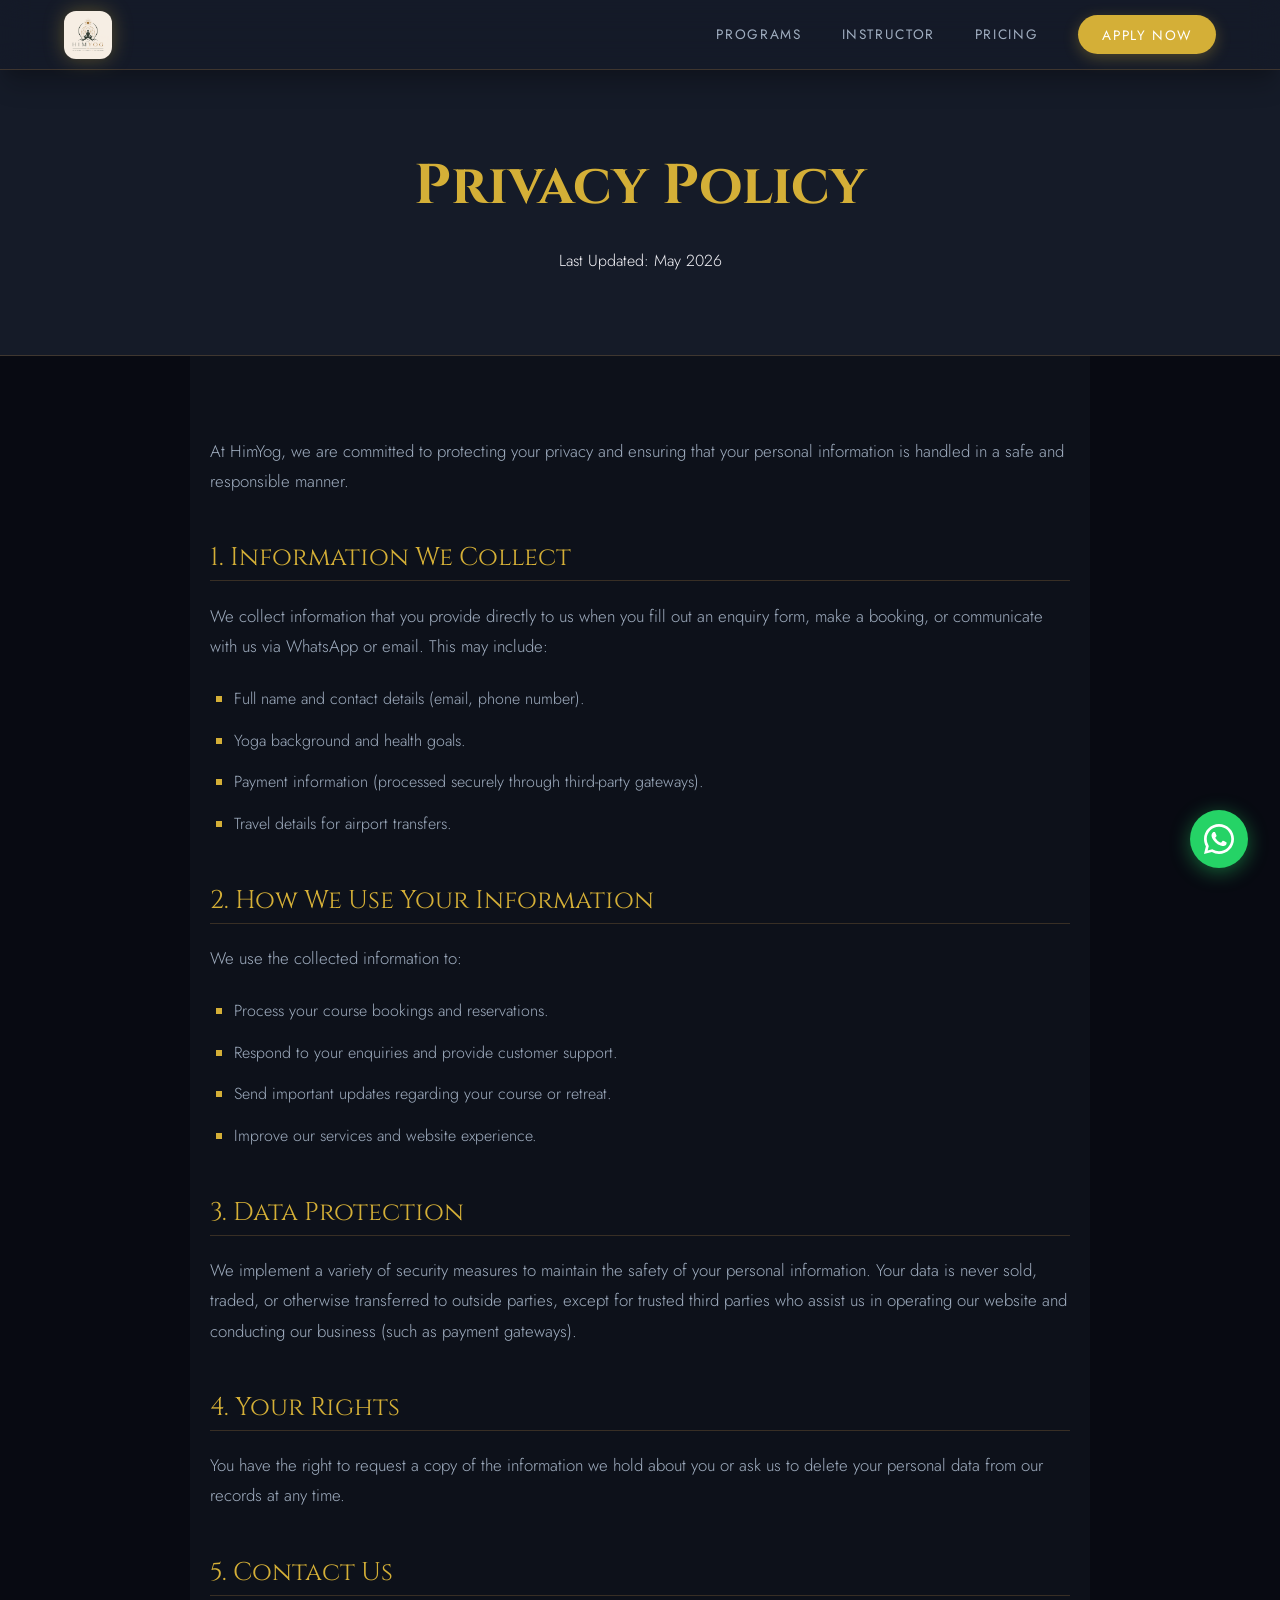
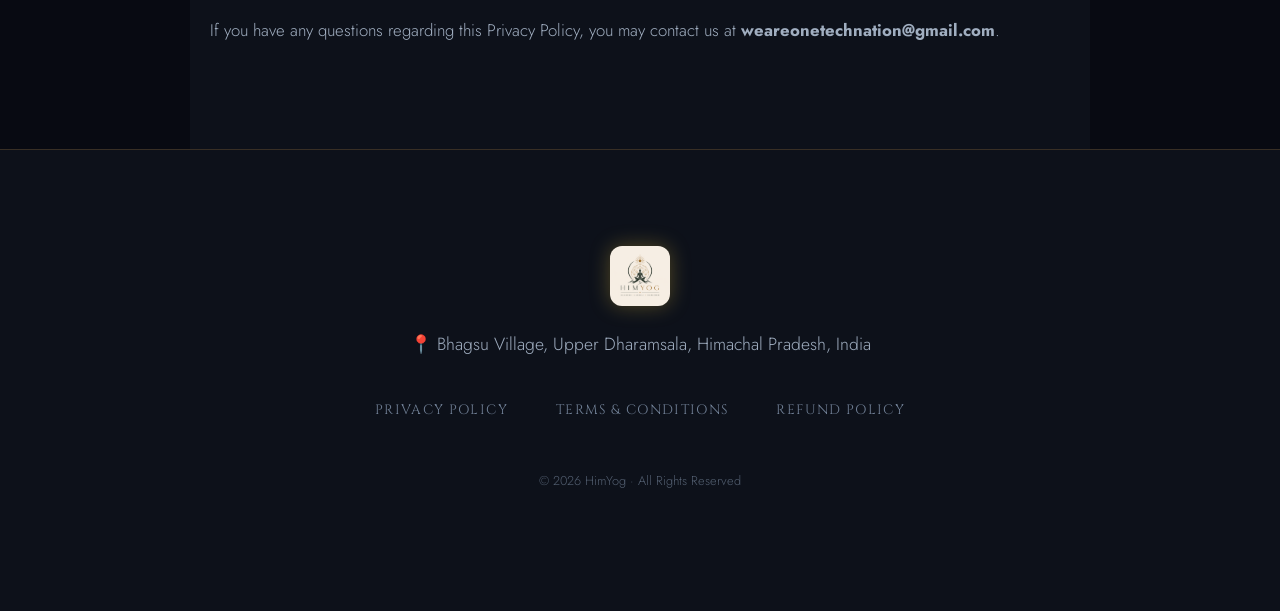
<file: privacy-policy.html>
<!DOCTYPE html>
<html lang="en" data-theme="dark">
<head>
  <link rel="icon" type="image/jpeg" href="logo.jpg">
<meta charset="UTF-8"/>
<meta name="viewport" content="width=device-width,initial-scale=1.0"/>
<title>Privacy Policy | HimYog</title>
<link rel="preconnect" href="https://fonts.googleapis.com"/>
<link rel="preconnect" href="https://fonts.gstatic.com" crossorigin/>
<link href="https://fonts.googleapis.com/css2?family=Cormorant+Garamond:ital,wght@0,300;0,400;0,600;1,300;1,400&family=Jost:wght@300;400;500&family=Cinzel:wght@400;600&display=swap" rel="stylesheet"/>
<link rel="stylesheet" href="style.css?v=16"/>
</head>
<body>

<!-- FLOATING WHATSAPP -->
<a href="https://wa.me/918894787858?text=Namaste!%20I%20would%20like%20to%20enquire%20about%20HimYog%20Yoga%20courses." class="whatsapp-float" target="_blank" rel="noopener noreferrer" aria-label="Chat on WhatsApp +91 88947 87858">
  <span class="wa-tooltip">💬 Chat on WhatsApp (+91 88947 87858)</span>
  <svg viewBox="0 0 24 24" fill="currentColor"><path d="M17.472 14.382c-.297-.149-1.758-.867-2.03-.967-.273-.099-.471-.148-.67.15-.197.297-.767.966-.94 1.164-.173.199-.347.223-.644.075-.297-.15-1.255-.463-2.39-1.475-.883-.788-1.48-1.761-1.653-2.059-.173-.297-.018-.458.13-.606.134-.133.298-.347.446-.52.149-.174.198-.298.298-.497.099-.198.05-.371-.025-.52-.075-.149-.669-1.612-.916-2.207-.242-.579-.487-.5-.669-.51-.173-.008-.371-.01-.57-.01-.198 0-.52.074-.792.372-.272.297-1.04 1.016-1.04 2.479 0 1.462 1.065 2.875 1.213 3.074.149.198 2.096 3.2 5.077 4.487.709.306 1.262.489 1.694.625.712.227 1.36.195 1.871.118.571-.085 1.758-.719 2.006-1.413.248-.694.248-1.289.173-1.413-.074-.124-.272-.198-.57-.347z"/><path d="M12 0C5.373 0 0 5.373 0 12c0 2.136.562 4.14 1.535 5.876L0 24l6.29-1.51A11.933 11.933 0 0012 24c6.627 0 12-5.373 12-12S18.627 0 12 0zm0 21.818a9.818 9.818 0 01-4.998-1.366l-.358-.213-3.732.896.944-3.63-.234-.373A9.79 9.79 0 012.182 12C2.182 6.58 6.58 2.182 12 2.182c5.42 0 9.818 4.398 9.818 9.818 0 5.42-4.398 9.818-9.818 9.818z"/></svg>
</a>

<nav id="navbar" class="scrolled">
  <div class="nav-inner">
    <a href="index.html" class="nav-logo">
      <img src="logo.png" alt="HimYog Logo" class="logo-img" style="height: 48px; width: auto; object-fit: contain;"/>
    </a>
    <ul class="nav-links">
      <li><a href="index.html#programs">Programs</a></li>
      <li><a href="index.html#instructor">Instructor</a></li>
      <li><a href="index.html#pricing">Pricing</a></li>
      <li><a href="index.html#booking" class="nav-cta">Apply Now</a></li>
    </ul>
  </div>
</nav>

<section class="policy-hero">
  <h1>Privacy Policy</h1>
  <p>Last Updated: May 2026</p>
</section>

<section class="policy-wrap">
  <p>At HimYog, we are committed to protecting your privacy and ensuring that your personal information is handled in a safe and responsible manner.</p>
  
  <h2>1. Information We Collect</h2>
  <p>We collect information that you provide directly to us when you fill out an enquiry form, make a booking, or communicate with us via WhatsApp or email. This may include:</p>
  <ul>
    <li>Full name and contact details (email, phone number).</li>
    <li>Yoga background and health goals.</li>
    <li>Payment information (processed securely through third-party gateways).</li>
    <li>Travel details for airport transfers.</li>
  </ul>

  <h2>2. How We Use Your Information</h2>
  <p>We use the collected information to:</p>
  <ul>
    <li>Process your course bookings and reservations.</li>
    <li>Respond to your enquiries and provide customer support.</li>
    <li>Send important updates regarding your course or retreat.</li>
    <li>Improve our services and website experience.</li>
  </ul>

  <h2>3. Data Protection</h2>
  <p>We implement a variety of security measures to maintain the safety of your personal information. Your data is never sold, traded, or otherwise transferred to outside parties, except for trusted third parties who assist us in operating our website and conducting our business (such as payment gateways).</p>

  <h2>4. Your Rights</h2>
  <p>You have the right to request a copy of the information we hold about you or ask us to delete your personal data from our records at any time.</p>

  <h2>5. Contact Us</h2>
  <p>If you have any questions regarding this Privacy Policy, you may contact us at <strong>weareonetechnation@gmail.com</strong>.</p>
</section>

<footer>
  <div class="footer-inner">
    <div class="nav-logo" style="justify-content:center;margin-bottom:1.5rem">
      <img src="logo.png" alt="HimYog Logo" class="logo-img footer-logo" style="height: 60px; width: auto; object-fit: contain;"/>
    </div>
    <p>📍 Bhagsu Village, Upper Dharamsala, Himachal Pradesh, India</p>
    <div class="footer-links legal">
      <a href="privacy-policy.html">Privacy Policy</a>
      <a href="terms-conditions.html">Terms & Conditions</a>
      <a href="refund-policy.html">Refund Policy</a>
    </div>
    <p class="fcopy">© 2026 HimYog · All Rights Reserved</p>
  </div>
</footer>

<script>
  // Simple script to ensure navbar stays visible on subpages
  document.getElementById('navbar').classList.add('scrolled');
</script>

</body>
</html>
</file>
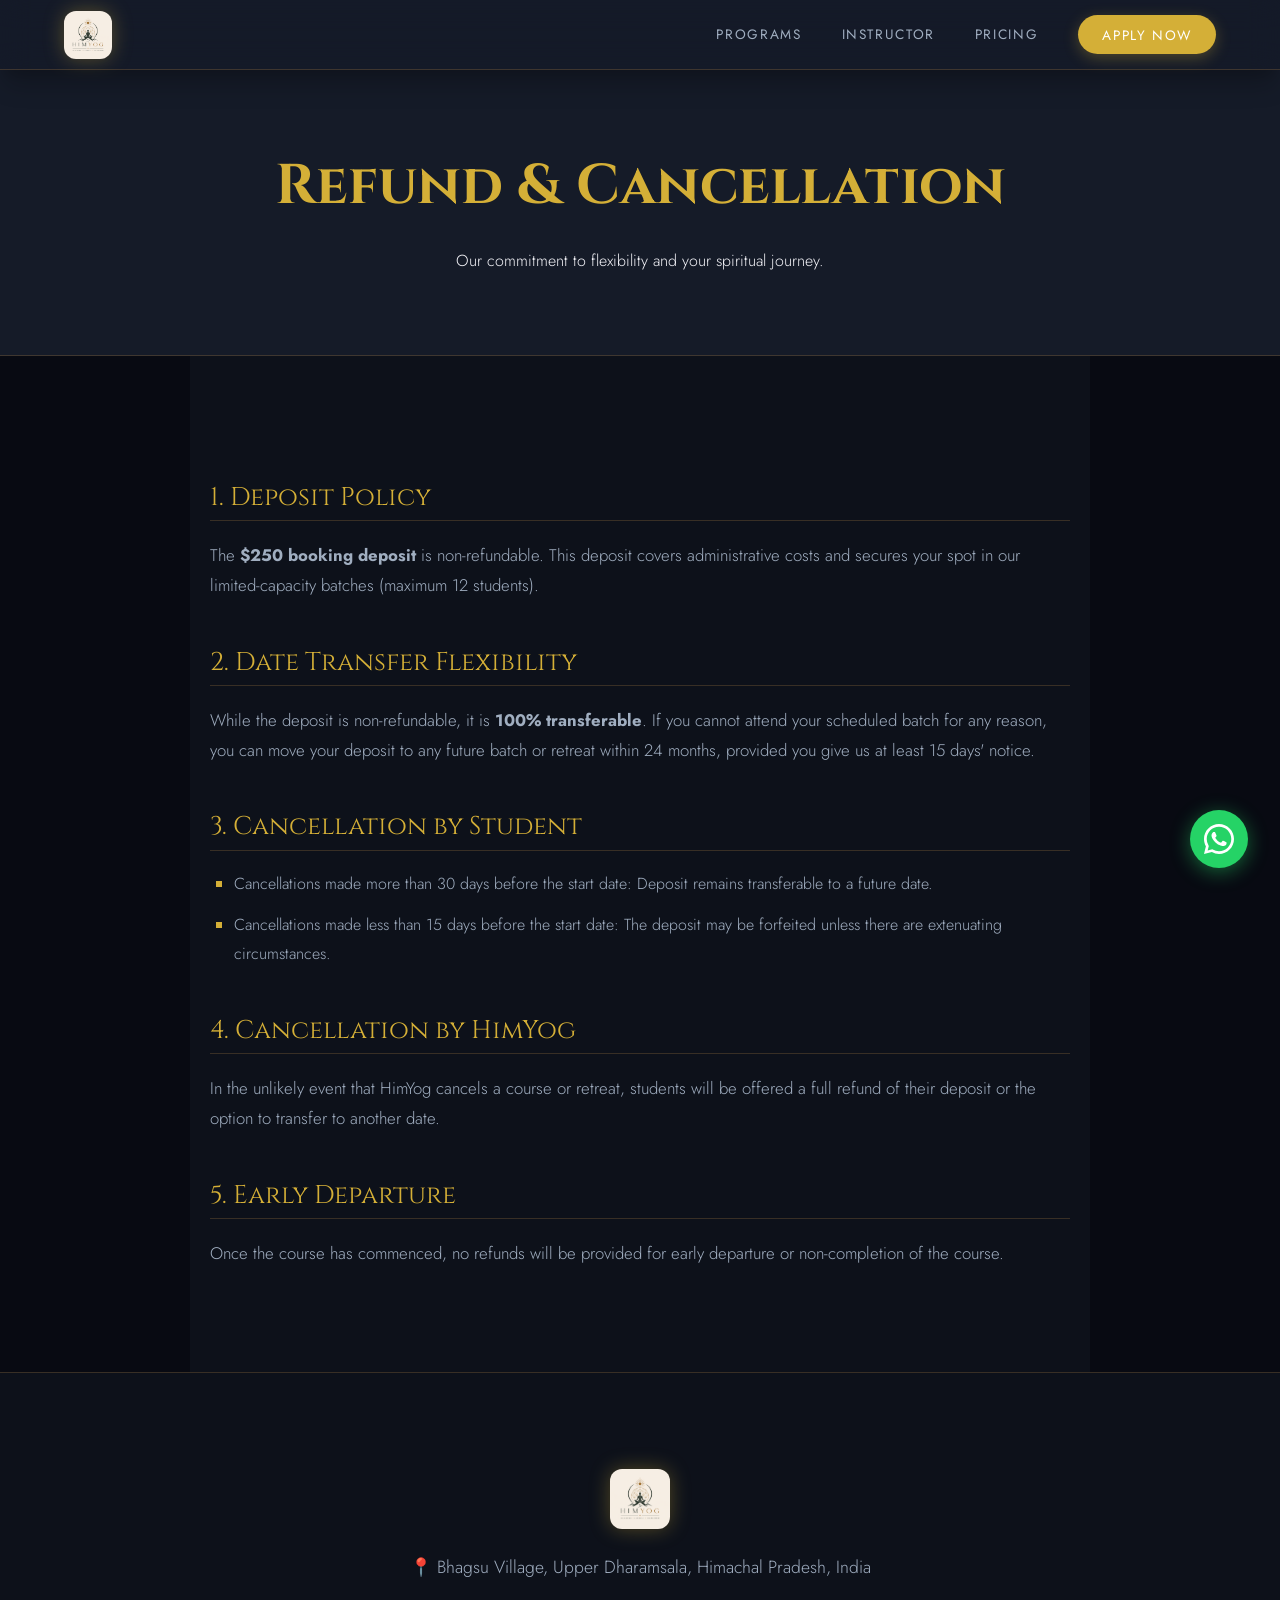
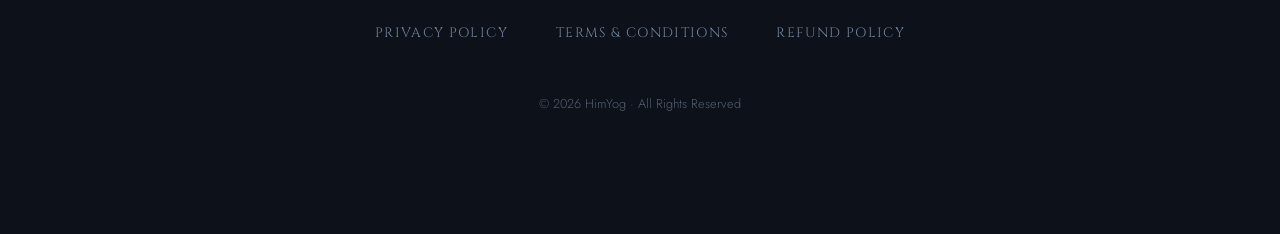
<file: refund-policy.html>
<!DOCTYPE html>
<html lang="en" data-theme="dark">
<head>
  <link rel="icon" type="image/jpeg" href="logo.jpg">
<meta charset="UTF-8"/>
<meta name="viewport" content="width=device-width,initial-scale=1.0"/>
<title>Refund & Cancellation Policy | HimYog</title>
<link rel="preconnect" href="https://fonts.googleapis.com"/>
<link rel="preconnect" href="https://fonts.gstatic.com" crossorigin/>
<link href="https://fonts.googleapis.com/css2?family=Cormorant+Garamond:ital,wght@0,300;0,400;0,600;1,300;1,400&family=Jost:wght@300;400;500&family=Cinzel:wght@400;600&display=swap" rel="stylesheet"/>
<link rel="stylesheet" href="style.css?v=16"/>
</head>
<body>

<!-- FLOATING WHATSAPP -->
<a href="https://wa.me/918894787858?text=Namaste!%20I%20would%20like%20to%20enquire%20about%20HimYog%20Yoga%20courses." class="whatsapp-float" target="_blank" rel="noopener noreferrer" aria-label="Chat on WhatsApp +91 88947 87858">
  <span class="wa-tooltip">💬 Chat on WhatsApp (+91 88947 87858)</span>
  <svg viewBox="0 0 24 24" fill="currentColor"><path d="M17.472 14.382c-.297-.149-1.758-.867-2.03-.967-.273-.099-.471-.148-.67.15-.197.297-.767.966-.94 1.164-.173.199-.347.223-.644.075-.297-.15-1.255-.463-2.39-1.475-.883-.788-1.48-1.761-1.653-2.059-.173-.297-.018-.458.13-.606.134-.133.298-.347.446-.52.149-.174.198-.298.298-.497.099-.198.05-.371-.025-.52-.075-.149-.669-1.612-.916-2.207-.242-.579-.487-.5-.669-.51-.173-.008-.371-.01-.57-.01-.198 0-.52.074-.792.372-.272.297-1.04 1.016-1.04 2.479 0 1.462 1.065 2.875 1.213 3.074.149.198 2.096 3.2 5.077 4.487.709.306 1.262.489 1.694.625.712.227 1.36.195 1.871.118.571-.085 1.758-.719 2.006-1.413.248-.694.248-1.289.173-1.413-.074-.124-.272-.198-.57-.347z"/><path d="M12 0C5.373 0 0 5.373 0 12c0 2.136.562 4.14 1.535 5.876L0 24l6.29-1.51A11.933 11.933 0 0012 24c6.627 0 12-5.373 12-12S18.627 0 12 0zm0 21.818a9.818 9.818 0 01-4.998-1.366l-.358-.213-3.732.896.944-3.63-.234-.373A9.79 9.79 0 012.182 12C2.182 6.58 6.58 2.182 12 2.182c5.42 0 9.818 4.398 9.818 9.818 0 5.42-4.398 9.818-9.818 9.818z"/></svg>
</a>

<nav id="navbar" class="scrolled">
  <div class="nav-inner">
    <a href="index.html" class="nav-logo">
      <img src="logo.png" alt="HimYog Logo" class="logo-img" style="height: 48px; width: auto; object-fit: contain;"/>
    </a>
    <ul class="nav-links">
      <li><a href="index.html#programs">Programs</a></li>
      <li><a href="index.html#instructor">Instructor</a></li>
      <li><a href="index.html#pricing">Pricing</a></li>
      <li><a href="index.html#booking" class="nav-cta">Apply Now</a></li>
    </ul>
  </div>
</nav>

<section class="policy-hero">
  <h1>Refund &amp; Cancellation</h1>
  <p>Our commitment to flexibility and your spiritual journey.</p>
</section>

<section class="policy-wrap">
  <h2>1. Deposit Policy</h2>
  <p>The <strong>$250 booking deposit</strong> is non-refundable. This deposit covers administrative costs and secures your spot in our limited-capacity batches (maximum 12 students).</p>

  <h2>2. Date Transfer Flexibility</h2>
  <p>While the deposit is non-refundable, it is <strong>100% transferable</strong>. If you cannot attend your scheduled batch for any reason, you can move your deposit to any future batch or retreat within 24 months, provided you give us at least 15 days' notice.</p>

  <h2>3. Cancellation by Student</h2>
  <ul>
    <li>Cancellations made more than 30 days before the start date: Deposit remains transferable to a future date.</li>
    <li>Cancellations made less than 15 days before the start date: The deposit may be forfeited unless there are extenuating circumstances.</li>
  </ul>

  <h2>4. Cancellation by HimYog</h2>
  <p>In the unlikely event that HimYog cancels a course or retreat, students will be offered a full refund of their deposit or the option to transfer to another date.</p>

  <h2>5. Early Departure</h2>
  <p>Once the course has commenced, no refunds will be provided for early departure or non-completion of the course.</p>
</section>

<footer>
  <div class="footer-inner">
    <div class="nav-logo" style="justify-content:center;margin-bottom:1.5rem">
      <img src="logo.png" alt="HimYog Logo" class="logo-img footer-logo" style="height: 60px; width: auto; object-fit: contain;"/>
    </div>
    <p>📍 Bhagsu Village, Upper Dharamsala, Himachal Pradesh, India</p>
    <div class="footer-links legal">
      <a href="privacy-policy.html">Privacy Policy</a>
      <a href="terms-conditions.html">Terms & Conditions</a>
      <a href="refund-policy.html">Refund Policy</a>
    </div>
    <p class="fcopy">© 2026 HimYog · All Rights Reserved</p>
  </div>
</footer>

<script>
  document.getElementById('navbar').classList.add('scrolled');
</script>

</body>
</html>
</file>
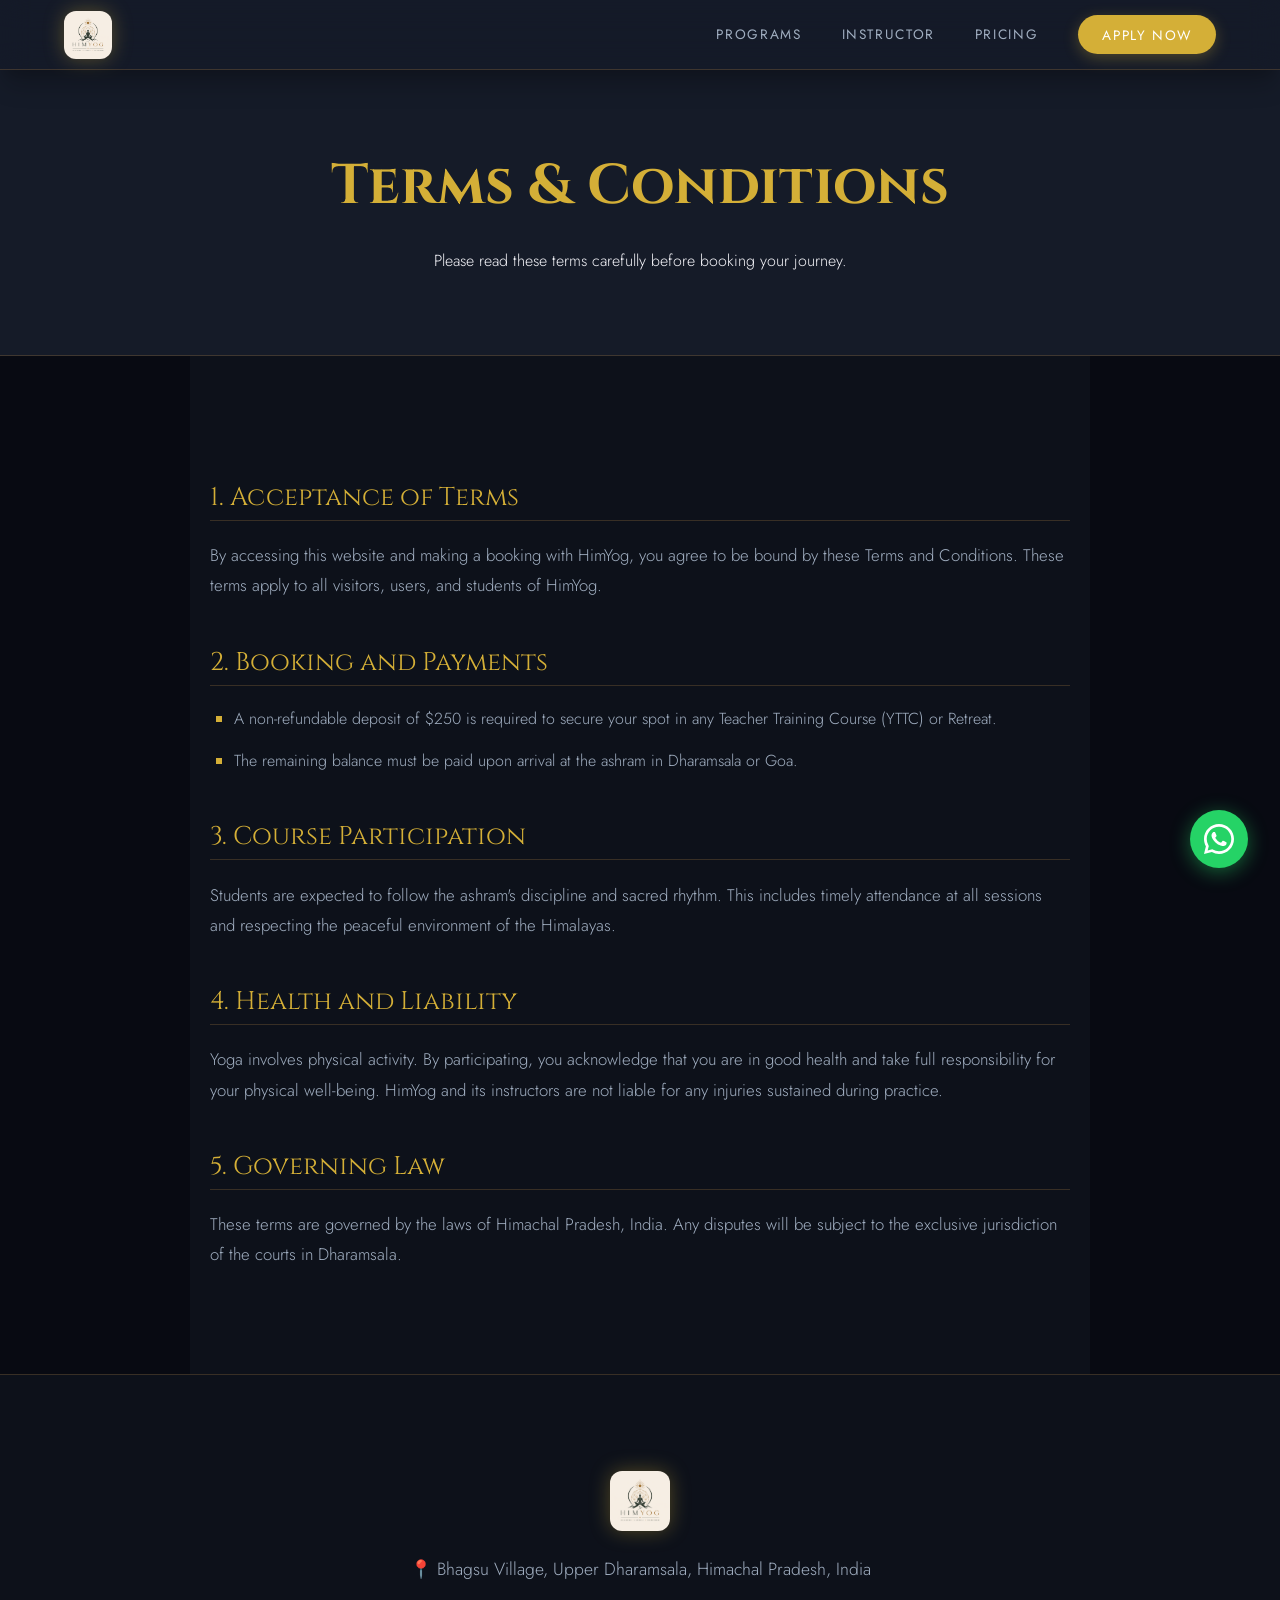
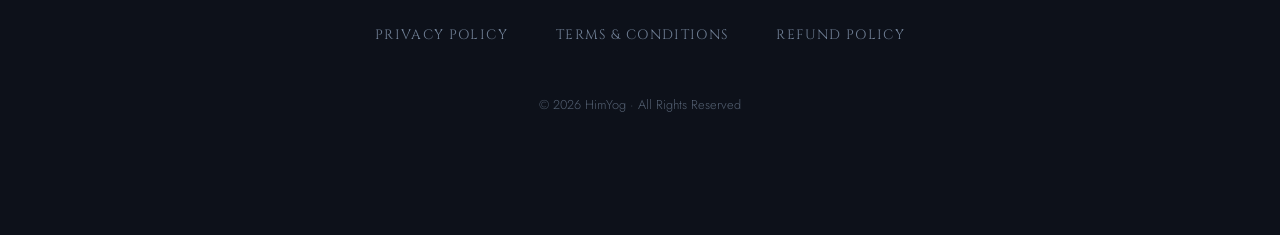
<file: terms-conditions.html>
<!DOCTYPE html>
<html lang="en" data-theme="dark">
<head>
  <link rel="icon" type="image/jpeg" href="logo.jpg">
<meta charset="UTF-8"/>
<meta name="viewport" content="width=device-width,initial-scale=1.0"/>
<title>Terms & Conditions | HimYog</title>
<link rel="preconnect" href="https://fonts.googleapis.com"/>
<link rel="preconnect" href="https://fonts.gstatic.com" crossorigin/>
<link href="https://fonts.googleapis.com/css2?family=Cormorant+Garamond:ital,wght@0,300;0,400;0,600;1,300;1,400&family=Jost:wght@300;400;500&family=Cinzel:wght@400;600&display=swap" rel="stylesheet"/>
<link rel="stylesheet" href="style.css?v=16"/>
</head>
<body>

<!-- FLOATING WHATSAPP -->
<a href="https://wa.me/918894787858?text=Namaste!%20I%20would%20like%20to%20enquire%20about%20HimYog%20Yoga%20courses." class="whatsapp-float" target="_blank" rel="noopener noreferrer" aria-label="Chat on WhatsApp +91 88947 87858">
  <span class="wa-tooltip">💬 Chat on WhatsApp (+91 88947 87858)</span>
  <svg viewBox="0 0 24 24" fill="currentColor"><path d="M17.472 14.382c-.297-.149-1.758-.867-2.03-.967-.273-.099-.471-.148-.67.15-.197.297-.767.966-.94 1.164-.173.199-.347.223-.644.075-.297-.15-1.255-.463-2.39-1.475-.883-.788-1.48-1.761-1.653-2.059-.173-.297-.018-.458.13-.606.134-.133.298-.347.446-.52.149-.174.198-.298.298-.497.099-.198.05-.371-.025-.52-.075-.149-.669-1.612-.916-2.207-.242-.579-.487-.5-.669-.51-.173-.008-.371-.01-.57-.01-.198 0-.52.074-.792.372-.272.297-1.04 1.016-1.04 2.479 0 1.462 1.065 2.875 1.213 3.074.149.198 2.096 3.2 5.077 4.487.709.306 1.262.489 1.694.625.712.227 1.36.195 1.871.118.571-.085 1.758-.719 2.006-1.413.248-.694.248-1.289.173-1.413-.074-.124-.272-.198-.57-.347z"/><path d="M12 0C5.373 0 0 5.373 0 12c0 2.136.562 4.14 1.535 5.876L0 24l6.29-1.51A11.933 11.933 0 0012 24c6.627 0 12-5.373 12-12S18.627 0 12 0zm0 21.818a9.818 9.818 0 01-4.998-1.366l-.358-.213-3.732.896.944-3.63-.234-.373A9.79 9.79 0 012.182 12C2.182 6.58 6.58 2.182 12 2.182c5.42 0 9.818 4.398 9.818 9.818 0 5.42-4.398 9.818-9.818 9.818z"/></svg>
</a>

<nav id="navbar" class="scrolled">
  <div class="nav-inner">
    <a href="index.html" class="nav-logo">
      <img src="logo.png" alt="HimYog Logo" class="logo-img" style="height: 48px; width: auto; object-fit: contain;"/>
    </a>
    <ul class="nav-links">
      <li><a href="index.html#programs">Programs</a></li>
      <li><a href="index.html#instructor">Instructor</a></li>
      <li><a href="index.html#pricing">Pricing</a></li>
      <li><a href="index.html#booking" class="nav-cta">Apply Now</a></li>
    </ul>
  </div>
</nav>

<section class="policy-hero">
  <h1>Terms & Conditions</h1>
  <p>Please read these terms carefully before booking your journey.</p>
</section>

<section class="policy-wrap">
  <h2>1. Acceptance of Terms</h2>
  <p>By accessing this website and making a booking with HimYog, you agree to be bound by these Terms and Conditions. These terms apply to all visitors, users, and students of HimYog.</p>

  <h2>2. Booking and Payments</h2>
  <ul>
    <li>A non-refundable deposit of $250 is required to secure your spot in any Teacher Training Course (YTTC) or Retreat.</li>
    <li>The remaining balance must be paid upon arrival at the ashram in Dharamsala or Goa.</li>
  </ul>

  <h2>3. Course Participation</h2>
  <p>Students are expected to follow the ashram's discipline and sacred rhythm. This includes timely attendance at all sessions and respecting the peaceful environment of the Himalayas.</p>

  <h2>4. Health and Liability</h2>
  <p>Yoga involves physical activity. By participating, you acknowledge that you are in good health and take full responsibility for your physical well-being. HimYog and its instructors are not liable for any injuries sustained during practice.</p>

  <h2>5. Governing Law</h2>
  <p>These terms are governed by the laws of Himachal Pradesh, India. Any disputes will be subject to the exclusive jurisdiction of the courts in Dharamsala.</p>
</section>

<footer>
  <div class="footer-inner">
    <div class="nav-logo" style="justify-content:center;margin-bottom:1.5rem">
      <img src="logo.png" alt="HimYog Logo" class="logo-img footer-logo" style="height: 60px; width: auto; object-fit: contain;"/>
    </div>
    <p>📍 Bhagsu Village, Upper Dharamsala, Himachal Pradesh, India</p>
    <div class="footer-links legal">
      <a href="privacy-policy.html">Privacy Policy</a>
      <a href="terms-conditions.html">Terms & Conditions</a>
      <a href="refund-policy.html">Refund Policy</a>
    </div>
    <p class="fcopy">© 2026 HimYog · All Rights Reserved</p>
  </div>
</footer>

<script>
  document.getElementById('navbar').classList.add('scrolled');
</script>

</body>
</html>
</file>
<file: style.css>
/* HimYog v1.4 - Final Launch Deployment */
:root {
  /* DARK THEME (Default) */
  --bg: #080A12;
  --bg-alt: #0D111A;
  --bg-accent: #151B28;
  --glass: rgba(21, 27, 40, 0.7);
  --glass-border: rgba(227, 165, 79, 0.2);
  
  --gold: #D4AF37;
  --gold-glow: #FFD700;
  --gold-muted: #B8860B;
  --sand: #C2B280;
  
  --text-main: #F4F4F9;
  --text-dim: #A0AEC0;
  --text-mute: #718096;
  
  --accent: #E3A54F;
  --success: #48BB78;
  --error: #F56565;
  
  --radius-sm: 8px;
  --radius-md: 16px;
  --radius-lg: 24px;
  --radius-full: 9999px;
  
  --shadow-sm: 0 4px 6px -1px rgba(0, 0, 0, 0.1), 0 2px 4px -1px rgba(0, 0, 0, 0.06);
  --shadow-md: 0 10px 15px -3px rgba(0, 0, 0, 0.1), 0 4px 6px -2px rgba(0, 0, 0, 0.05);
  --shadow-lg: 0 20px 25px -5px rgba(0, 0, 0, 0.2), 0 10px 10px -5px rgba(0, 0, 0, 0.1);
  
  --nav-h: 80px;
  --transition: all 0.3s cubic-bezier(0.4, 0, 0.2, 1);
}

[data-theme="light"] {
  --bg: #FFFFFF;
  --bg-alt: #F9F7F2;
  --bg-accent: #F0EDE5;
  --glass: rgba(255, 255, 255, 0.9);
  --glass-border: rgba(0, 0, 0, 0.08);
  
  --gold: #8B6508;
  --gold-glow: #B8860B;
  --gold-muted: #6B4C06;
  --sand: #5D5443;
  
  --text-main: #121417;
  --text-dim: #374151;
  --text-mute: #6B7280;
  
  --accent: #A67C00;
}

/* ===== RESET & BASE ===== */
*,*::before,*::after{box-sizing:border-box;margin:0;padding:0}
html{scroll-behavior:smooth;font-size:16px}
body{
  background: var(--bg);
  color: var(--text-main);
  font-family: 'Jost', sans-serif;
  font-weight: 300;
  line-height: 1.65;
  overflow-x: hidden;
  transition: background 0.5s ease, color 0.5s ease;
  -webkit-font-smoothing: antialiased;
}
img{max-width:100%;display:block;height:auto}
a{text-decoration:none;color:inherit;transition: var(--transition)}
ul{list-style:none}
h1, h2, h3, h4, .cinzel { font-family: 'Cinzel', serif; }
.cormorant { font-family: 'Cormorant Garamond', serif; }


/* ===== PARTICLES ===== */
.particles {
  position: fixed;
  inset: 0;
  pointer-events: none;
  z-index: 0;
  overflow: hidden;
}
.particle {
  position: absolute;
  background: var(--gold);
  border-radius: 50%;
  opacity: 0;
  animation: floatUp linear infinite;
  filter: blur(1px);
}
@keyframes floatUp {
  0% { transform: translateY(110vh) scale(0); opacity: 0; }
  20% { opacity: 0.4; }
  80% { opacity: 0.2; }
  100% { transform: translateY(-10vh) scale(1); opacity: 0; }
}


/* ===== NAV ===== */
#navbar {
  position: fixed;
  top: 0;
  left: 0;
  right: 0;
  z-index: 1000;
  height: var(--nav-h);
  transition: var(--transition);
  padding: 0 5%;
  display: flex;
  align-items: center;
}
#navbar.scrolled {
  background: var(--glass);
  backdrop-filter: blur(15px);
  box-shadow: var(--shadow-lg);
  border-bottom: 1px solid var(--glass-border);
  height: 70px;
}
.nav-inner {
  max-width: 1400px;
  margin: 0 auto;
  width: 100%;
  display: flex;
  align-items: center;
  justify-content: space-between;
}
.nav-logo {
  display: flex;
  align-items: center;
  gap: 1rem;
}
.om-symbol {
  font-size: 2.2rem;
  color: var(--gold);
  line-height: 1;
  filter: drop-shadow(0 0 12px rgba(212, 175, 55, 0.4));
  transition: var(--transition);
}
.logo-words strong {
  font-size: 1rem;
  letter-spacing: 0.2em;
  color: var(--gold);
  display: block;
}
.logo-words em {
  font-family: 'Cormorant Garamond', serif;
  font-style: italic;
  font-size: 0.9rem;
  color: var(--text-dim);
  letter-spacing: 0.05em;
}
.nav-links {
  display: flex;
  align-items: center;
  gap: 2.5rem;
}
.nav-links a {
  font-size: 0.85rem;
  letter-spacing: 0.12em;
  text-transform: uppercase;
  color: var(--text-dim);
  font-weight: 400;
}
.nav-links a:hover {
  color: var(--gold);
  transform: translateY(-1px);
}
.nav-cta {
  background: var(--gold);
  color: #fff !important;
  padding: 0.6rem 1.5rem;
  border-radius: var(--radius-full);
  font-weight: 500;
  box-shadow: 0 4px 15px rgba(212, 175, 55, 0.3);
}
.nav-cta:hover {
  background: var(--gold-glow);
  box-shadow: 0 6px 20px rgba(212, 175, 55, 0.5);
  transform: translateY(-2px);
}


/* THEME TOGGLE */
.theme-toggle {
  background: var(--bg-accent);
  border: 1px solid var(--glass-border);
  border-radius: var(--radius-full);
  padding: 0.5rem 1rem;
  cursor: pointer;
  display: flex;
  align-items: center;
  gap: 0.5rem;
  transition: var(--transition);
}
.theme-toggle:hover {
  border-color: var(--gold);
  background: var(--bg-alt);
}
[data-theme="dark"] .toggle-sun { opacity: 0.3; }
[data-theme="light"] .toggle-moon { opacity: 0.3; }

/* HAMBURGER */
.hamburger {
  display: none;
  flex-direction: column;
  gap: 6px;
  background: none;
  border: none;
  cursor: pointer;
  padding: 0.5rem;
  z-index: 1001;
}
.hamburger span {
  display: block;
  width: 28px;
  height: 2px;
  background: var(--gold);
  border-radius: 2px;
  transition: var(--transition);
}


/* ===== HERO ===== */
#hero {
  position: relative;
  min-height: 100vh;
  display: flex;
  align-items: center;
  justify-content: center;
  padding: 140px 20px 80px;
  overflow: hidden;
  background: var(--bg);
}
.hero-bg {
  position: absolute;
  inset: 0;
  z-index: 0;
}
.hero-slider {
  position: absolute;
  inset: 0;
  z-index: 0;
}
.hero-slide {
  position: absolute;
  inset: 0;
  background-size: cover;
  background-position: center;
  opacity: 0;
  transform: scale(1.05);
  transition: opacity 1.5s ease-in-out, transform 1.5s ease-in-out;
}
.hero-slide.active {
  opacity: 0.45;
  transform: scale(1);
}
[data-theme="light"] .hero-slide.active {
  opacity: 0.18;
  filter: grayscale(1) contrast(1.2);
}

.hero-overlay {
  position: absolute;
  inset: 0;
  background: linear-gradient(to bottom, rgba(8, 10, 18, 0.4) 0%, rgba(8, 10, 18, 0.8) 100%);
  z-index: 1;
  transition: var(--transition);
}

[data-theme="light"] .hero-overlay {
  background: linear-gradient(to bottom, rgba(255, 255, 255, 0.1) 0%, rgba(255, 255, 255, 0.75) 100%);
}

.hero-content {
  position: relative;
  z-index: 2;
  text-align: center;
  max-width: 1000px;
  color: var(--text-main);
  transition: var(--transition);
  width: 100%;
}
[data-theme="dark"] .hero-content {
  color: #FFFFFF;
  text-shadow: 0 4px 15px rgba(0,0,0,0.5);
}
[data-theme="light"] .hero-content {
  text-shadow: 0 2px 4px rgba(0,0,0,0.05);
}
.eyebrow {
  font-family: 'Cinzel', serif;
  font-size: 0.85rem;
  letter-spacing: 0.35em;
  text-transform: uppercase;
  color: var(--gold);
  margin-bottom: 2rem;
  display: inline-block;
  position: relative;
  text-shadow: 0 2px 10px rgba(0,0,0,0.3);
}
.eyebrow::after {
  content: '';
  position: absolute;
  bottom: -10px;
  left: 50%;
  transform: translateX(-50%);
  width: 40px;
  height: 1px;
  background: var(--gold);
}
#hero h1 {
  font-family: 'Cinzel', serif;
  font-size: clamp(2.5rem, 6.5vw, 4.8rem);
  font-weight: 400;
  line-height: 1.2;
  margin-bottom: 2rem;
  color: var(--text-main);
  letter-spacing: -0.01em;
}
[data-theme="dark"] #hero h1 {
  color: #FFFFFF;
}
.cormorant-cursive {
  font-family: 'Cormorant Garamond', serif;
  font-style: italic;
  font-weight: 300;
  text-transform: none;
  color: var(--gold);
  text-shadow: 0 0 20px rgba(212, 175, 55, 0.25);
  display: block;
}

.hero-sub {
  font-size: clamp(1rem, 1.8vw, 1.2rem);
  color: var(--text-dim);
  max-width: 750px;
  margin: 0 auto 3rem;
  line-height: 1.75;
}
[data-theme="dark"] .hero-sub {
  color: rgba(255, 255, 255, 0.9);
  text-shadow: 0 2px 8px rgba(0,0,0,0.4);
}

/* DISCOVERY FORM BAR */
.discovery-bar-form {
  width: 100%;
  max-width: 950px;
  margin: 3rem auto 2.5rem;
  z-index: 5;
  position: relative;
}
.discovery-bar {
  display: flex;
  background: rgba(13, 17, 26, 0.45);
  backdrop-filter: blur(25px) saturate(180%);
  -webkit-backdrop-filter: blur(25px) saturate(180%);
  border: 1px solid rgba(255, 255, 255, 0.08);
  border-radius: var(--radius-full);
  padding: 0.5rem;
  align-items: center;
  box-shadow: 0 20px 45px rgba(0, 0, 0, 0.45);
  transition: border-color 0.3s, box-shadow 0.3s;
}
[data-theme="light"] .discovery-bar {
  background: rgba(255, 255, 255, 0.7);
  border: 1px solid rgba(0, 0, 0, 0.08);
  box-shadow: 0 20px 45px rgba(0, 0, 0, 0.08);
}
.discovery-bar:focus-within {
  border-color: var(--gold);
  box-shadow: 0 20px 45px rgba(212, 175, 55, 0.18);
}
.discovery-field {
  flex: 1;
  display: flex;
  flex-direction: column;
  text-align: left;
  padding: 0.5rem 1.5rem;
}
.discovery-field label {
  font-family: 'Jost', sans-serif;
  font-size: 0.65rem;
  text-transform: uppercase;
  letter-spacing: 0.15em;
  color: var(--gold);
  margin-bottom: 0.25rem;
  font-weight: 500;
}
.discovery-field select,
.discovery-field input {
  background: transparent;
  border: none;
  color: var(--text-main);
  font-family: 'Jost', sans-serif;
  font-size: 0.95rem;
  font-weight: 400;
  outline: none;
  width: 100%;
  padding: 0.2rem 0;
  cursor: pointer;
}
.discovery-field select {
  appearance: none;
  -webkit-appearance: none;
  -moz-appearance: none;
  background-image: url("data:image/svg+xml,%3Csvg xmlns='http://www.w3.org/2000/svg' width='24' height='24' viewBox='0 0 24 24' fill='none' stroke='%23D4AF37' stroke-width='2' stroke-linecap='round' stroke-linejoin='round'%3E%3Cpolyline points='6 9 12 15 18 9'%3E%3C/polyline%3E%3C/svg%3E");
  background-repeat: no-repeat;
  background-position: right 0.5rem center;
  background-size: 0.9rem;
  padding-right: 1.8rem !important;
}
.discovery-field select option {
  background: var(--bg-alt);
  color: var(--text-main);
}
.discovery-field input::placeholder {
  color: var(--text-mute);
}
.discovery-separator {
  width: 1px;
  height: 35px;
  background: rgba(255, 255, 255, 0.1);
}
[data-theme="light"] .discovery-separator {
  background: rgba(0, 0, 0, 0.08);
}
.btn-discovery {
  background: linear-gradient(135deg, var(--gold), #c8872a);
  color: #1a0800;
  border: none;
  border-radius: var(--radius-full);
  padding: 1rem 2.2rem;
  font-family: 'Jost', sans-serif;
  font-weight: 500;
  font-size: 0.9rem;
  letter-spacing: 0.05em;
  cursor: pointer;
  transition: all 0.3s;
  white-space: nowrap;
}
.btn-discovery:hover {
  transform: translateY(-2px);
  box-shadow: 0 8px 25px rgba(227, 165, 79, 0.4);
}
.discovery-message {
  margin-top: 1rem;
  padding: 1rem;
  border-radius: var(--radius-md);
  text-align: center;
  font-weight: 400;
  font-size: 0.95rem;
  animation: fadeIn 0.4s ease;
}
.discovery-message.success {
  background: rgba(72, 187, 120, 0.15);
  border: 1px solid var(--success);
  color: #81e6d9;
}
[data-theme="light"] .discovery-message.success {
  color: #276749;
}
.discovery-message.error {
  background: rgba(245, 101, 101, 0.15);
  border: 1px solid var(--error);
  color: #feb2b2;
}
[data-theme="light"] .discovery-message.error {
  color: #9b2c2c;
}

/* PILL BUTTONS */
.hero-btns-pills {
  display: flex;
  justify-content: center;
  gap: 1.2rem;
  margin-bottom: 3.5rem;
  flex-wrap: wrap;
}
.btn-pill {
  display: inline-flex;
  align-items: center;
  gap: 0.5rem;
  padding: 0.75rem 1.8rem;
  border-radius: var(--radius-full);
  font-family: 'Jost', sans-serif;
  font-size: 0.85rem;
  letter-spacing: 0.08em;
  text-transform: uppercase;
  font-weight: 500;
  transition: all 0.3s cubic-bezier(0.4, 0, 0.2, 1);
}
.btn-pill.primary {
  background: rgba(212, 175, 55, 0.15);
  border: 1px solid var(--gold);
  color: var(--gold);
  backdrop-filter: blur(10px);
}
.btn-pill.primary:hover {
  background: var(--gold);
  color: #1a0800;
  transform: translateY(-2px);
  box-shadow: 0 8px 25px rgba(212, 175, 55, 0.35);
}
.btn-pill.outline {
  background: rgba(255, 255, 255, 0.05);
  border: 1px solid rgba(255, 255, 255, 0.15);
  color: #fff;
  backdrop-filter: blur(10px);
}
[data-theme="light"] .btn-pill.outline {
  background: rgba(0, 0, 0, 0.03);
  border: 1px solid rgba(0, 0, 0, 0.12);
  color: var(--text-main);
}
.btn-pill.outline:hover {
  background: rgba(255, 255, 255, 0.12);
  border-color: rgba(255, 255, 255, 0.3);
  transform: translateY(-2px);
}
[data-theme="light"] .btn-pill.outline:hover {
  background: rgba(0, 0, 0, 0.06);
  border-color: rgba(0, 0, 0, 0.2);
}

/* TRUST INDICATOR */
.hero-trust-line {
  display: flex;
  justify-content: center;
  align-items: center;
  gap: 1rem;
  font-family: 'Jost', sans-serif;
  font-size: 0.8rem;
  letter-spacing: 0.1em;
  text-transform: uppercase;
  color: var(--text-dim);
  opacity: 0.85;
}
.hero-trust-line .dot-separator {
  color: var(--gold);
  font-weight: bold;
}

/* SLIDER PAGINATION DOTS */
.slider-pagination {
  position: absolute;
  bottom: 2rem;
  left: 50%;
  transform: translateX(-50%);
  display: flex;
  gap: 0.8rem;
  z-index: 10;
}
.slider-pagination .dot {
  width: 10px;
  height: 10px;
  border-radius: 50%;
  background: rgba(255, 255, 255, 0.3);
  cursor: pointer;
  transition: all 0.3s ease;
  border: 1px solid rgba(0, 0, 0, 0.1);
}
.slider-pagination .dot:hover {
  background: rgba(255, 255, 255, 0.6);
}
.slider-pagination .dot.active {
  background: var(--gold);
  transform: scale(1.2);
  box-shadow: 0 0 10px var(--gold-glow);
}

.scroll-hint{position:absolute;bottom:2rem;left:50%;transform:translateX(-50%);text-align:center;z-index:2;opacity:.5}
.scroll-hint span{font-size:.7rem;letter-spacing:.2em;text-transform:uppercase;display:block;margin-bottom:.5rem;color:var(--gold)}
.scroll-hint .line{width:1px;height:40px;background:linear-gradient(to bottom,var(--gold),transparent);margin:0 auto;animation:lineGrow 2s ease-in-out infinite}
@keyframes lineGrow{0%,100%{transform:scaleY(0);transform-origin:top}50%{transform:scaleY(1);transform-origin:top}}
@keyframes spin{to{transform:translate(-50%,-50%) rotate(360deg)}}

/* ===== BUTTONS ===== */
.btn-primary{display:inline-block;background:linear-gradient(135deg,var(--gold),#c8872a);color:#1a0800;padding:.8rem 2rem;border-radius:50px;font-weight:500;font-size:.9rem;letter-spacing:.05em;transition:all .3s;border:none;cursor:pointer}
.btn-primary:hover{transform:translateY(-2px);box-shadow:0 8px 30px rgba(227,165,79,.4)}
.btn-primary.sm{padding:.6rem 1.4rem;font-size:.82rem}
.btn-primary.full{width:100%;text-align:center}
.btn-ghost {
  display: inline-block;
  background: transparent;
  border: 1px solid var(--glass-border);
  color: var(--gold);
  padding: 0.8rem 2rem;
  border-radius: var(--radius-full);
  font-size: 0.9rem;
  transition: var(--transition);
}
.btn-ghost:hover {
  border-color: var(--gold);
  color: var(--gold);
  background: rgba(212, 175, 55, 0.05);
}

.btn-ghost.sm{padding:.6rem 1.4rem;font-size:.82rem}

/* MOBILE DISCOVERY RESPONSIVENESS */
@media (max-width: 900px) {
  .discovery-bar {
    flex-direction: column;
    border-radius: var(--radius-md);
    padding: 1.5rem;
    gap: 1.2rem;
    width: 100%;
  }
  .discovery-field {
    width: 100%;
    padding: 0;
  }
  .discovery-separator {
    width: 100%;
    height: 1px;
    background: rgba(255, 255, 255, 0.1);
  }
  .btn-discovery {
    width: 100%;
    padding: 1.1rem;
    text-align: center;
  }
  .hero-trust-line {
    flex-direction: column;
    gap: 0.4rem;
  }
  .hero-trust-line .dot-separator {
    display: none;
  }
}

/* ===== SECTIONS ===== */
.section-wrap {
  max-width: 1400px;
  margin: 0 auto;
  padding: 100px 5%;
}
section:nth-child(even) {
  background: var(--bg-alt);
}
h2 {
  font-family: 'Cormorant Garamond', serif;
  font-size: clamp(2.5rem, 5vw, 4rem);
  font-weight: 300;
  line-height: 1.1;
  margin-bottom: 1.5rem;
  color: var(--text-main);
}
h2 em {
  font-style: italic;
  color: var(--gold);
}
.section-sub {
  color: var(--text-dim);
  font-size: 1.15rem;
  max-width: 700px;
  margin-bottom: 4rem;
  line-height: 1.7;
}


/* ===== STATS ===== */
#stats {
  background: var(--bg-accent);
  border-top: 1px solid var(--glass-border);
  border-bottom: 1px solid var(--glass-border);
}
.stats-wrap {
  max-width: 1200px;
  margin: 0 auto;
  padding: 4rem 2rem;
  display: flex;
  align-items: center;
  justify-content: space-around;
  flex-wrap: wrap;
}
.stat {
  text-align: center;
  padding: 2rem;
}
.stat .num {
  font-family: 'Cinzel', serif;
  font-size: clamp(2.2rem, 4vw, 3.2rem);
  color: var(--gold);
  line-height: 1;
  font-weight: 600;
}
.stat sup {
  color: var(--gold);
  font-size: 1.5rem;
  margin-left: 2px;
}
.stat p {
  font-size: 0.9rem;
  letter-spacing: 0.2em;
  text-transform: uppercase;
  color: var(--text-mute);
  margin-top: 0.75rem;
  font-weight: 400;
}
.vline {
  width: 1px;
  height: 80px;
  background: var(--glass-border);
}


/* ===== QUIZ ===== */
.quiz-cards {
  display: grid;
  grid-template-columns: repeat(auto-fit, minmax(280px, 1fr));
  gap: 2rem;
  margin-top: 4rem;
}
.qcard {
  background: var(--glass);
  border: 1px solid var(--glass-border);
  border-radius: var(--radius-md);
  padding: 2.5rem;
  cursor: pointer;
  transition: var(--transition);
  backdrop-filter: blur(10px);
  display: flex;
  flex-direction: column;
}
.qcard:hover, .qcard.active {
  border-color: var(--gold);
  transform: translateY(-8px);
  background: var(--bg-accent);
  box-shadow: var(--shadow-lg);
}
.qicon {
  font-size: 2.5rem;
  margin-bottom: 1.5rem;
  opacity: 0.9;
}
.qcard h3 {
  font-size: 1.5rem;
  margin-bottom: 1rem;
  color: var(--text-main);
}
.qcard p {
  font-size: 1rem;
  color: var(--text-dim);
  margin-bottom: 2rem;
  flex-grow: 1;
}
.qtag {
  align-self: flex-start;
  background: rgba(212, 175, 55, 0.1);
  border: 1px solid var(--gold);
  border-radius: var(--radius-full);
  padding: 0.4rem 1.2rem;
  font-size: 0.8rem;
  color: var(--gold);
  font-family: 'Cinzel', serif;
}

.quiz-result {
  margin-top: 2rem;
  padding: 2rem;
  background: var(--bg-accent);
  border: 1px solid var(--gold);
  border-radius: var(--radius-md);
  text-align: center;
}

.quiz-result h4{font-family:'Cormorant Garamond',serif;font-size:1.4rem;color:var(--gold);margin-bottom:.5rem}
.hidden{display:none !important}

/* ===== LOCATION ===== */
.loc-wrap {
  display: grid;
  grid-template-columns: 1.2fr 1fr;
  gap: 6rem;
  align-items: center;
}
.loc-desc {
  font-size: 1.15rem;
  color: var(--text-dim);
  line-height: 1.8;
  margin-bottom: 3rem;
}
.lf {
  display: flex;
  gap: 1.5rem;
  margin-bottom: 2.5rem;
}
.lf span {
  font-size: 2rem;
  color: var(--gold);
}
.lf h4 {
  font-size: 1.3rem;
  margin-bottom: 0.5rem;
  color: var(--text-main);
}
.lf p {
  font-size: 1rem;
  color: var(--text-dim);
}
.loc-visual {
  position: relative;
}
.loc-visual img {
  border-radius: var(--radius-lg);
  box-shadow: var(--shadow-lg);
  height: 550px;
  object-fit: cover;
}
.loc-float-card {
  position: absolute;
  bottom: 2rem;
  left: -2rem;
  background: var(--glass);
  backdrop-filter: blur(15px);
  border: 1px solid var(--glass-border);
  padding: 1.5rem 2rem;
  border-radius: var(--radius-md);
  box-shadow: var(--shadow-lg);
}
.loc-float-card strong {
  display: block;
  font-size: 1rem;
  color: var(--gold);
  margin-bottom: 0.2rem;
}
.loc-float-card small {
  color: var(--text-dim);
  font-size: 0.85rem;
}


/* ===== PROGRAMS ===== */
.prog-grid {
  display: grid;
  grid-template-columns: repeat(auto-fit, minmax(320px, 1fr));
  gap: 2.5rem;
  margin: 4rem 0;
}
.pcard {
  background: var(--glass);
  border: 1px solid var(--glass-border);
  border-radius: var(--radius-lg);
  padding: 3.5rem 2.5rem;
  transition: var(--transition);
  position: relative;
  overflow: hidden;
}
.pcard:hover {
  transform: translateY(-10px);
  background: var(--bg-accent);
  box-shadow: var(--shadow-lg);
}
.pcard.featured {
  border-color: var(--gold);
  background: var(--bg-accent);
}
.pbadge {
  position: absolute;
  top: 1.5rem;
  right: -2rem;
  background: var(--gold);
  color: #fff;
  padding: 0.4rem 3rem;
  transform: rotate(45deg);
  font-size: 0.7rem;
  font-weight: 700;
  text-transform: uppercase;
  letter-spacing: 0.1em;
}
.pdur {
  font-size: 0.8rem;
  color: var(--gold);
  letter-spacing: 0.2em;
  margin-bottom: 1rem;
  display: block;
}
.pcard h3 {
  font-size: 1.8rem;
  margin-bottom: 1rem;
  color: var(--text-main);
}
.ptagline {
  font-family: 'Cormorant Garamond', serif;
  font-style: italic;
  font-size: 1.1rem;
  color: var(--text-dim);
  margin-bottom: 2rem;
}
.pcard ul {
  margin-bottom: 2.5rem;
}
.pcard li {
  font-size: 1rem;
  color: var(--text-dim);
  padding: 0.6rem 0;
  border-bottom: 1px solid var(--glass-border);
  display: flex;
  align-items: center;
  gap: 0.75rem;
}
.pcard li::before {
  content: '✦';
  color: var(--gold);
  font-size: 0.8rem;
}
.dropin-bar {
  background: var(--bg-accent);
  border: 1px solid var(--gold);
  border-radius: var(--radius-md);
  padding: 2.5rem;
  display: flex;
  align-items: center;
  justify-content: space-between;
  gap: 2rem;
}
.dropin-bar h4 {
  font-size: 1.5rem;
  margin-bottom: 0.5rem;
}
.dropin-bar p {
  color: var(--text-dim);
  font-size: 1.1rem;
}


/* ===== INSTRUCTOR ===== */
.inst-wrap {
  display: grid;
  grid-template-columns: 1fr 1.5fr;
  gap: 6rem;
  align-items: center;
}
.inst-img-wrap {
  position: relative;
}
.inst-halo {
  position: absolute;
  width: 120%;
  height: 120%;
  top: -10%;
  left: -10%;
  background: radial-gradient(circle, rgba(212, 175, 55, 0.1) 0%, transparent 70%);
  border-radius: 50%;
  animation: pulse 6s ease-in-out infinite;
}
.inst-img {
  width: 100%;
  max-width: 400px;
  border-radius: var(--radius-lg);
  box-shadow: var(--shadow-lg);
  border: 1px solid var(--glass-border);
  filter: sepia(0.2) contrast(1.1);
}
.inst-title {
  font-family: 'Cormorant Garamond', serif;
  font-style: italic;
  color: var(--gold);
  margin-bottom: 1.5rem;
  font-size: 1.2rem;
  letter-spacing: 0.05em;
}
.inst-text p {
  color: var(--text-dim);
  margin-bottom: 1.5rem;
  font-size: 1.1rem;
  line-height: 1.8;
}
.inst-text strong {
  color: var(--text-main);
  font-weight: 500;
}
.inst-stats {
  display: flex;
  gap: 3rem;
  margin: 2.5rem 0;
}
.inst-stats div {
  text-align: left;
}
.inst-stats strong {
  display: block;
  font-family: 'Cinzel', serif;
  font-size: 2rem;
  color: var(--gold);
  line-height: 1.2;
}
.inst-stats span {
  font-size: 0.75rem;
  color: var(--text-mute);
  text-transform: uppercase;
  letter-spacing: 0.2em;
}
.ya-badges {
  display: flex;
  gap: 1.5rem;
  margin-top: 3rem;
}
.ya {
  display: flex;
  align-items: center;
  gap: 1rem;
  background: var(--bg-accent);
  border: 1px solid var(--glass-border);
  padding: 1rem 1.5rem;
  border-radius: var(--radius-md);
}
.ya span {
  font-size: 2rem;
}
.ya strong {
  display: block;
  font-family: 'Cinzel', serif;
  font-size: 0.9rem;
  color: var(--gold);
}
.ya small {
  color: var(--text-mute);
  font-size: 0.75rem;
}


/* ===== SCHEDULE ===== */
.timeline {
  position: relative;
  max-width: 900px;
  margin: 4rem auto 0;
}
.timeline::before {
  content: '';
  position: absolute;
  left: 150px;
  top: 0;
  bottom: 0;
  width: 1px;
  background: linear-gradient(to bottom, transparent, var(--glass-border) 10%, var(--glass-border) 90%, transparent);
}
.titem {
  display: grid;
  grid-template-columns: 120px 60px 1fr;
  gap: 0;
  align-items: start;
  margin-bottom: 4rem;
}
.ttime {
  font-family: 'Cinzel', serif;
  font-size: 0.85rem;
  color: var(--gold);
  text-align: right;
  padding-top: 0.5rem;
}
.tdot {
  width: 16px;
  height: 16px;
  border-radius: 50%;
  background: var(--gold);
  border: 4px solid var(--bg);
  box-shadow: 0 0 0 2px var(--gold);
  margin: 0.6rem auto 0;
  position: relative;
  z-index: 2;
}
.tcontent {
  background: var(--bg-accent);
  padding: 1.5rem 2rem;
  border-radius: var(--radius-md);
  border: 1px solid var(--glass-border);
  transition: var(--transition);
}
.titem:hover .tcontent {
  border-color: var(--gold);
  transform: translateX(10px);
}
.tcontent h4 {
  font-size: 1.4rem;
  margin-bottom: 0.5rem;
  color: var(--text-main);
}
.tcontent p {
  font-size: 1rem;
  color: var(--text-dim);
}


/* ===== ACCOMMODATION ===== */
.nav-links {
  display: flex;
  gap: 2.5rem;
  align-items: center;
  transition: transform 0.4s cubic-bezier(0.4, 0, 0.2, 1);
}
@media (max-width: 991px) {
  .nav-links {
    position: fixed;
    top: 0;
    right: 0;
    width: 100%;
    height: 100vh;
    background: var(--bg);
    flex-direction: column;
    justify-content: center;
    transform: translateX(100%);
    padding: 2rem;
    z-index: 1000;
  }
  .nav-links.open {
    transform: translateX(0);
  }
  .nav-links li a {
    font-size: 2rem;
    font-family: 'Cinzel', serif;
  }
  .nav-cta {
    width: 80%;
    text-align: center;
    padding: 1.5rem !important;
    font-size: 1.2rem !important;
  }
}
@media (max-width: 768px) {
  .mobile-bottom-nav {
    display: flex;
    position: fixed;
    bottom: 0;
    width: 100%;
    justify-content: space-around;
    padding: 1rem;
    background: var(--bg);
    border-top: 1px solid var(--glass-border);
    z-index: 999;
  }
}
.rooms-grid {
  display: grid;
  grid-template-columns: repeat(auto-fit, minmax(350px, 1fr));
  gap: 2.5rem;
  margin-top: 4rem;
}
.rcard {
  background: var(--glass);
  border: 1px solid var(--glass-border);
  border-radius: var(--radius-lg);
  overflow: hidden;
  transition: var(--transition);
}
.rcard:hover {
  transform: translateY(-8px);
  box-shadow: var(--shadow-lg);
  border-color: var(--gold);
}
.rcard img {
  width: 100%;
  height: 300px;
  object-fit: cover;
  transition: transform 0.5s ease;
}
.rcard:hover img {
  transform: scale(1.05);
}
.rinfo {
  padding: 2.5rem;
}
.rinfo h4 {
  font-size: 1.5rem;
  margin-bottom: 0.75rem;
}
.rinfo p {
  font-size: 1rem;
  color: var(--text-dim);
  margin-bottom: 1.5rem;
}
.rtag {
  background: rgba(212, 175, 55, 0.1);
  border: 1px solid var(--gold);
  color: var(--gold);
  padding: 0.3rem 1rem;
  border-radius: var(--radius-full);
  font-size: 0.8rem;
  font-family: 'Cinzel', serif;
}


/* ===== PRICING ===== */
.disc-badge {
  background: var(--gold);
  color: #fff;
  padding: 0.3rem 1.2rem;
  border-radius: var(--radius-full);
  font-weight: 600;
  font-size: 0.9rem;
}
.ptabs {
  display: flex;
  gap: 1.5rem;
  margin: 3rem 0;
  justify-content: center;
}
.ptab {
  background: var(--bg-accent);
  border: 1px solid var(--glass-border);
  padding: 0.8rem 2.5rem;
  border-radius: var(--radius-full);
  color: var(--text-dim);
  font-family: 'Cinzel', serif;
  font-size: 0.9rem;
  letter-spacing: 0.1em;
  cursor: pointer;
  transition: var(--transition);
}
.ptab.active {
  background: var(--gold);
  color: #fff;
  border-color: var(--gold);
  box-shadow: 0 4px 15px rgba(212, 175, 55, 0.3);
}
/* ===== PRICING PANELS & GRID ===== */
.plan-panel {
  width: 100%;
}

.pgrid {
  display: grid;
  grid-template-columns: repeat(2, minmax(0, 420px));
  justify-content: center;
  gap: 2.5rem;
  margin: 3.5rem auto 0;
  width: 100%;
}

@media (max-width: 860px) {
  .pgrid {
    grid-template-columns: minmax(0, 440px);
  }
}

.prcard {
  background: var(--glass);
  border: 1px solid var(--glass-border);
  padding: 3.5rem 2.2rem 2.8rem;
  border-radius: var(--radius-lg);
  text-align: center;
  transition: transform 0.3s ease, border-color 0.3s ease, box-shadow 0.3s ease;
  position: relative;
  display: flex;
  flex-direction: column;
  box-shadow: var(--shadow-sm);
}

.prcard:hover {
  transform: translateY(-4px);
  border-color: rgba(212, 175, 55, 0.4);
  box-shadow: 0 12px 30px rgba(0, 0, 0, 0.08);
}

.prcard.best {
  border-color: var(--gold);
  background: var(--bg-accent);
}

.prcard.best:hover {
  transform: translateY(-4px);
}

.bestbadge {
  position: absolute;
  top: -14px;
  left: 50%;
  transform: translateX(-50%);
  background: var(--gold);
  color: #fff;
  padding: 0.35rem 1.4rem;
  border-radius: var(--radius-full);
  font-size: 0.72rem;
  font-weight: 700;
  letter-spacing: 0.12em;
  text-transform: uppercase;
  z-index: 10;
  white-space: nowrap;
  box-shadow: 0 4px 12px rgba(212, 175, 55, 0.35);
}

.prcard h4 {
  font-family: 'Cinzel', serif;
  font-size: 1.6rem;
  letter-spacing: 0.04em;
  margin-bottom: 0.4rem;
  color: var(--text-main);
  line-height: 1.25;
}

.prcard .room-sub {
  color: var(--text-mute);
  text-transform: uppercase;
  letter-spacing: 0.08em;
  font-size: 0.74rem;
  margin-bottom: 1.5rem;
  display: block;
}

.prcard .disc {
  font-size: 3.2rem;
  font-family: 'Cinzel', serif;
  color: var(--gold);
  font-weight: 700;
  line-height: 1;
  margin-bottom: 0.35rem;
}

.prcard .price-note {
  font-size: 0.74rem;
  text-transform: uppercase;
  letter-spacing: 0.09em;
  color: var(--text-mute);
  margin-bottom: 2rem;
  display: block;
}

.prcard ul {
  text-align: left;
  margin-bottom: 2.2rem;
  flex-grow: 1;
  list-style: none;
  padding: 0;
}

.prcard li {
  font-size: 0.95rem;
  color: var(--text-dim);
  padding: 0.75rem 0;
  border-bottom: 1px solid var(--glass-border);
  line-height: 1.5;
}

.prcard li:last-child {
  border-bottom: none;
}

/* ===== BATCH DATES CALENDAR ===== */
.batch-dates-container {
  max-width: 900px;
  margin: 4rem auto 0;
  background: var(--glass);
  border: 1px solid var(--glass-border);
  border-radius: var(--radius-lg);
  padding: 3rem;
  box-shadow: var(--shadow-md);
  text-align: left;
}

.batch-dates-header {
  display: flex;
  align-items: center;
  gap: 1.5rem;
  margin-bottom: 2.5rem;
  border-bottom: 1px solid var(--glass-border);
  padding-bottom: 1.5rem;
}

.batch-dates-header .batch-icon {
  font-size: 2.5rem;
  line-height: 1;
}

.batch-dates-header h3 {
  font-size: 1.8rem;
  color: var(--gold);
  margin-bottom: 0.3rem;
  font-family: 'Cinzel', serif;
}

.batch-dates-header p {
  color: var(--text-dim);
  font-size: 1rem;
}

.batch-years-grid {
  display: grid;
  grid-template-columns: 1fr;
  gap: 2.5rem;
}

.batch-year-card {
  background: var(--bg-accent);
  border: 1px solid var(--glass-border);
  border-radius: var(--radius-md);
  padding: 2rem;
}

.year-badge {
  display: inline-block;
  background: var(--gold);
  color: #fff;
  font-family: 'Cinzel', serif;
  font-size: 0.85rem;
  font-weight: 600;
  letter-spacing: 0.1em;
  padding: 0.35rem 1.2rem;
  border-radius: var(--radius-full);
  margin-bottom: 1.5rem;
  text-transform: uppercase;
}

.batch-list {
  display: grid;
  grid-template-columns: repeat(auto-fill, minmax(280px, 1fr));
  gap: 1.2rem;
}

.batch-item {
  display: flex;
  align-items: center;
  justify-content: space-between;
  background: var(--glass);
  border: 1px solid var(--glass-border);
  border-radius: var(--radius-md);
  padding: 1rem 1.25rem;
  transition: var(--transition);
}

.batch-item:hover {
  border-color: var(--gold);
  transform: translateY(-2px);
  box-shadow: 0 4px 15px rgba(0, 0, 0, 0.08);
}

.batch-date-info {
  display: flex;
  flex-direction: column;
  gap: 0.25rem;
}

.batch-date-info strong {
  font-size: 1rem;
  color: var(--text-main);
  font-weight: 600;
}

.batch-date-info span {
  font-size: 0.8rem;
  color: var(--text-mute);
  letter-spacing: 0.05em;
}

.batch-actions {
  display: flex;
  align-items: center;
  gap: 0.6rem;
}

.btn-batch-apply {
  background: var(--gold);
  color: #fff;
  font-size: 0.82rem;
  font-weight: 600;
  padding: 0.45rem 1rem;
  border-radius: var(--radius-full);
  text-decoration: none;
  transition: var(--transition);
}

.btn-batch-apply:hover {
  background: #c59b27;
  transform: scale(1.05);
}

.btn-batch-wa {
  display: flex;
  align-items: center;
  justify-content: center;
  width: 34px;
  height: 34px;
  background: #25d366;
  color: #fff;
  border-radius: 50%;
  font-size: 0.95rem;
  text-decoration: none;
  transition: var(--transition);
}

.btn-batch-wa:hover {
  transform: scale(1.1);
}

/* ===== FAQ ===== */
.faq-list{max-width:800px;margin:3rem auto 0}
.fitem {
  background: var(--glass);
  border: 1px solid var(--glass-border);
  border-radius: var(--radius-md);
  margin-bottom: 1rem;
  overflow: hidden;
  transition: var(--transition);
  cursor: pointer;
}

.fitem:hover{border-color:var(--gold)}
.fq{display:flex;justify-content:space-between;align-items:center;padding:1.2rem 1.5rem;font-size:.95rem}
.fq span{font-size:1.4rem;color:var(--gold);transition:transform .3s;flex-shrink:0;margin-left:1rem}
.fitem.open .fq span{transform:rotate(45deg)}
.fa{display:none;padding:0 1.5rem 1.2rem;font-size:.9rem;color:var(--text2);line-height:1.7}
.fitem.open .fa{display:block}

/* ===== VIDEO REELS SECTION ===== */
.reels-section {
  padding: 6.5rem 0;
  background: var(--bg-alt);
  position: relative;
  overflow: hidden;
}
.reels-header {
  text-align: center;
  max-width: 820px;
  margin: 0 auto 3.5rem auto;
}
.reels-header h2 {
  font-size: 2.8rem;
  line-height: 1.2;
  margin-bottom: 1.2rem;
}
.reels-header .section-sub {
  font-size: 1.05rem;
  line-height: 1.8;
  color: var(--text-dim);
}
.reels-track-wrap {
  position: relative;
  width: 100%;
}
.reels-grid {
  display: grid;
  grid-template-columns: repeat(4, 1fr);
  gap: 1.5rem;
  align-items: stretch;
}
.reel-card {
  position: relative;
  aspect-ratio: 9 / 16;
  border-radius: 22px;
  overflow: hidden;
  background: #080A12;
  border: 1px solid var(--glass-border);
  box-shadow: 0 12px 28px -6px rgba(0, 0, 0, 0.45);
  cursor: pointer;
  transition: transform 0.4s cubic-bezier(0.2, 0.8, 0.2, 1), box-shadow 0.4s ease, border-color 0.4s ease;
  user-select: none;
}
.reel-card:hover {
  transform: translateY(-8px);
  border-color: var(--gold);
  box-shadow: 0 20px 38px -8px rgba(212, 175, 55, 0.3), 0 0 15px rgba(212, 175, 55, 0.15);
}
.reel-media-wrapper {
  position: relative;
  width: 100%;
  height: 100%;
  overflow: hidden;
  background: #080A12;
}
.reel-video {
  width: 100%;
  height: 100%;
  object-fit: cover;
  display: block;
  background: #080A12;
  transition: transform 0.6s ease;
}
.reel-card:hover .reel-video {
  transform: scale(1.03);
}
.reel-badge-top {
  position: absolute;
  top: 14px;
  left: 14px;
  right: 14px;
  display: flex;
  justify-content: space-between;
  align-items: center;
  z-index: 5;
  pointer-events: none;
}
.reel-pill {
  background: rgba(8, 10, 18, 0.75);
  backdrop-filter: blur(8px);
  -webkit-backdrop-filter: blur(8px);
  border: 1px solid rgba(212, 175, 55, 0.35);
  color: var(--gold);
  font-size: 0.72rem;
  font-family: 'Cinzel', serif;
  padding: 0.32rem 0.8rem;
  border-radius: 50px;
  letter-spacing: 0.05em;
  box-shadow: 0 4px 12px rgba(0,0,0,0.4);
}
.reel-audio-btn {
  pointer-events: auto;
  width: 36px;
  height: 36px;
  border-radius: 50%;
  background: rgba(8, 10, 18, 0.75);
  backdrop-filter: blur(8px);
  -webkit-backdrop-filter: blur(8px);
  border: 1px solid rgba(255, 255, 255, 0.25);
  color: #FFFFFF;
  display: flex;
  align-items: center;
  justify-content: center;
  cursor: pointer;
  transition: all 0.25s ease;
  box-shadow: 0 4px 12px rgba(0,0,0,0.4);
}
.reel-audio-btn:hover {
  background: var(--gold);
  color: #080A12;
  border-color: var(--gold);
  transform: scale(1.1);
}
.reel-audio-btn svg {
  width: 18px;
  height: 18px;
}
.reel-play-overlay {
  position: absolute;
  inset: 0;
  display: flex;
  align-items: center;
  justify-content: center;
  z-index: 4;
  pointer-events: none;
  transition: opacity 0.3s ease, transform 0.3s ease;
}
.reel-play-pulse {
  width: 60px;
  height: 60px;
  border-radius: 50%;
  background: rgba(8, 10, 18, 0.78);
  backdrop-filter: blur(8px);
  -webkit-backdrop-filter: blur(8px);
  border: 1.5px solid var(--gold);
  color: var(--gold);
  display: flex;
  align-items: center;
  justify-content: center;
  box-shadow: 0 0 25px rgba(212, 175, 55, 0.45);
  transition: all 0.3s ease;
}
.reel-play-pulse svg {
  width: 26px;
  height: 26px;
  margin-left: 3px;
}
.reel-card:hover .reel-play-pulse {
  transform: scale(1.08);
  box-shadow: 0 0 35px rgba(212, 175, 55, 0.6);
}
.reel-card.is-playing .reel-play-overlay {
  opacity: 0;
  transform: scale(0.85);
}
.reel-card.is-playing:hover .reel-play-overlay {
  opacity: 0.65;
  transform: scale(1);
}
.reel-progress-bar {
  position: absolute;
  bottom: 0;
  left: 0;
  width: 100%;
  height: 3.5px;
  background: rgba(255, 255, 255, 0.2);
  z-index: 6;
}
.reel-progress-fill {
  width: 0%;
  height: 100%;
  background: var(--gold);
  transition: width 0.1s linear;
}
.reel-overlay-scrim {
  position: absolute;
  bottom: 0;
  left: 0;
  right: 0;
  padding: 4.5rem 1.25rem 1.25rem 1.25rem;
  background: linear-gradient(to top, rgba(8, 10, 18, 0.96) 0%, rgba(8, 10, 18, 0.65) 55%, transparent 100%);
  z-index: 3;
  pointer-events: none;
}
.reel-title {
  font-family: 'Cinzel', serif;
  font-size: 1.15rem;
  color: #FFFFFF;
  font-weight: 600;
  line-height: 1.3;
  margin-bottom: 0.35rem;
  text-shadow: 0 2px 4px rgba(0,0,0,0.6);
}
.reel-desc {
  font-family: 'Jost', sans-serif;
  font-size: 0.85rem;
  color: rgba(244, 244, 249, 0.85);
  line-height: 1.45;
  margin-bottom: 0.8rem;
  text-shadow: 0 1px 3px rgba(0,0,0,0.6);
}
.reel-action-row {
  display: flex;
  justify-content: space-between;
  align-items: center;
  pointer-events: auto;
}
.reel-watch-tag {
  font-family: 'Jost', sans-serif;
  font-size: 0.78rem;
  color: var(--gold);
  font-weight: 500;
  display: inline-flex;
  align-items: center;
  gap: 4px;
}
.reel-view-full {
  font-family: 'Jost', sans-serif;
  font-size: 0.75rem;
  color: rgba(255, 255, 255, 0.95);
  background: rgba(255, 255, 255, 0.14);
  border: 1px solid rgba(255, 255, 255, 0.22);
  padding: 0.28rem 0.75rem;
  border-radius: 50px;
  cursor: pointer;
  transition: all 0.25s ease;
}
.reel-view-full:hover {
  background: var(--gold);
  color: #080A12;
  border-color: var(--gold);
}
.reels-footer-note {
  text-align: center;
  margin-top: 2.2rem;
  color: var(--text-mute);
  font-size: 0.92rem;
  font-family: 'Jost', sans-serif;
}

/* REEL FULLSCREEN MODAL */
.reel-modal {
  position: fixed;
  inset: 0;
  background: rgba(4, 6, 10, 0.94);
  backdrop-filter: blur(16px);
  -webkit-backdrop-filter: blur(16px);
  z-index: 10000;
  display: flex;
  align-items: center;
  justify-content: center;
  padding: 1.5rem;
}
.reel-modal.hidden {
  display: none !important;
}
.reel-modal-container {
  position: relative;
  max-width: 440px;
  width: 100%;
  display: flex;
  flex-direction: column;
  align-items: center;
  animation: reelModalFadeIn 0.3s cubic-bezier(0.2, 0.8, 0.2, 1);
}
@keyframes reelModalFadeIn {
  from { opacity: 0; transform: scale(0.92); }
  to { opacity: 1; transform: scale(1); }
}
.reel-modal-video-box {
  position: relative;
  width: 100%;
  aspect-ratio: 9 / 16;
  max-height: 75vh;
  border-radius: 22px;
  overflow: hidden;
  background: #000;
  border: 1.5px solid var(--gold);
  box-shadow: 0 25px 60px rgba(0,0,0,0.85);
}
.reel-modal-video {
  width: 100%;
  height: 100%;
  object-fit: cover;
  display: block;
}
.reel-modal-close {
  position: absolute;
  top: -46px;
  right: 0;
  width: 38px;
  height: 38px;
  border-radius: 50%;
  background: rgba(255, 255, 255, 0.15);
  border: 1px solid rgba(255, 255, 255, 0.25);
  color: #FFFFFF;
  font-size: 1.15rem;
  display: flex;
  align-items: center;
  justify-content: center;
  cursor: pointer;
  transition: all 0.2s ease;
}
.reel-modal-close:hover {
  background: var(--gold);
  color: #080A12;
  border-color: var(--gold);
  transform: rotate(90deg);
}
.reel-nav-btn {
  position: absolute;
  top: 50%;
  transform: translateY(-50%);
  width: 46px;
  height: 46px;
  border-radius: 50%;
  background: rgba(8, 10, 18, 0.85);
  backdrop-filter: blur(6px);
  border: 1px solid var(--gold);
  color: var(--gold);
  font-size: 1.7rem;
  line-height: 1;
  display: flex;
  align-items: center;
  justify-content: center;
  cursor: pointer;
  transition: all 0.25s ease;
  z-index: 10;
}
.reel-nav-btn:hover {
  background: var(--gold);
  color: #080A12;
  transform: translateY(-50%) scale(1.1);
}
.reel-nav-btn.prev {
  left: -58px;
}
.reel-nav-btn.next {
  right: -58px;
}
.reel-modal-details {
  width: 100%;
  margin-top: 1.2rem;
  text-align: center;
}
.reel-modal-details .reel-pill {
  display: inline-block;
  margin-bottom: 0.4rem;
}
.reel-modal-details h3 {
  font-family: 'Cinzel', serif;
  font-size: 1.3rem;
  color: #FFFFFF;
  margin-bottom: 0.25rem;
}
.reel-modal-details p {
  font-family: 'Jost', sans-serif;
  font-size: 0.92rem;
  color: rgba(255, 255, 255, 0.85);
}

/* RESPONSIVE REELS */
@media (max-width: 1024px) {
  .reels-grid {
    display: flex;
    gap: 1.25rem;
    overflow-x: auto;
    scroll-snap-type: x mandatory;
    -webkit-overflow-scrolling: touch;
    padding: 0.5rem 0.5rem 1.5rem 0.5rem;
  }
  .reels-grid::-webkit-scrollbar {
    height: 6px;
  }
  .reels-grid::-webkit-scrollbar-track {
    background: rgba(255, 255, 255, 0.05);
    border-radius: 10px;
  }
  .reels-grid::-webkit-scrollbar-thumb {
    background: var(--gold);
    border-radius: 10px;
  }
  .reel-card {
    flex: 0 0 280px;
    scroll-snap-align: center;
  }
  .reel-nav-btn.prev {
    left: 10px;
  }
  .reel-nav-btn.next {
    right: 10px;
  }
}

@media (max-width: 600px) {
  .reels-header h2 {
    font-size: 2.2rem;
  }
  .reel-card {
    flex: 0 0 250px;
  }
  .reel-modal-container {
    max-width: 92vw;
  }
  .reel-modal-video-box {
    max-height: 65vh;
  }
  .reel-nav-btn {
    width: 38px;
    height: 38px;
    font-size: 1.3rem;
  }
}

/* ===== GALLERY ===== */
.gallery-grid {
  display: grid;
  grid-template-columns: repeat(auto-fill, minmax(280px, 1fr));
  gap: 1.5rem;
  margin-top: 3rem;
}
.gallery-item {
  position: relative;
  overflow: hidden;
  border-radius: var(--radius-md);
  aspect-ratio: 4/3;
  cursor: pointer;
  box-shadow: var(--shadow-md);
  transition: var(--transition);
}
.gallery-item:hover {
  transform: translateY(-5px);
  box-shadow: var(--shadow-lg);
  border: 1px solid var(--gold);
}
.gallery-item img {
  width: 100%;
  height: 100%;
  object-fit: cover;
  transition: transform 0.5s ease;
}
.gallery-item:hover img {
  transform: scale(1.05);
}
.gallery-empty {
  grid-column: 1 / -1;
  text-align: center;
  color: var(--text-mute);
  padding: 4rem;
  background: var(--bg-accent);
  border: 1px dashed var(--glass-border);
  border-radius: var(--radius-md);
  font-family: 'Cinzel', serif;
}

/* ===== BOOKING ===== */
.booking-wrap {
  display: grid;
  grid-template-columns: 1fr 1fr;
  gap: 6rem;
  margin-top: 4rem;
}
.bpoint {
  display: flex;
  gap: 1.5rem;
  margin-bottom: 3rem;
}
.bpoint span {
  font-size: 2rem;
  color: var(--gold);
}
.bpoint h4 {
  font-size: 1.3rem;
  margin-bottom: 0.5rem;
}
.bpoint p {
  color: var(--text-dim);
  font-size: 1.05rem;
}
.bform {
  background: var(--bg-accent);
  border: 1px solid var(--glass-border);
  padding: 4rem;
  border-radius: var(--radius-lg);
  box-shadow: var(--shadow-lg);
}
.bform h3 {
  font-size: 2rem;
  margin-bottom: 2rem;
  color: var(--gold);
}
.fg {
  margin-bottom: 2rem;
}
.fg label {
  display: block;
  font-family: 'Cinzel', serif;
  font-size: 0.8rem;
  letter-spacing: 0.1em;
  color: var(--gold);
  margin-bottom: 0.6rem;
  text-transform: uppercase;
}

.fg input, .fg select, .fg textarea {
  width: 100%;
  background: var(--bg-accent);
  border: 1px solid var(--glass-border);
  border-radius: var(--radius-md);
  padding: 1rem 1.2rem;
  color: var(--text-main);
  font-family: 'Jost', sans-serif;
  font-size: 1rem;
  transition: var(--transition);
  outline: none;
  appearance: none; /* Modern dropdown look */
}

.fg select {
  background-image: url("data:image/svg+xml,%3Csvg xmlns='http://www.w3.org/2000/svg' width='24' height='24' viewBox='0 0 24 24' fill='none' stroke='%23D4AF37' stroke-width='2' stroke-linecap='round' stroke-linejoin='round'%3E%3Cpolyline points='6 9 12 15 18 9'%3E%3C/polyline%3E%3C/svg%3E");
  background-repeat: no-repeat;
  background-position: right 1rem center;
  background-size: 1.2rem;
  cursor: pointer;
}

.fg input:focus, .fg select:focus, .fg textarea:focus {
  border-color: var(--gold);
  background: var(--bg-alt);
  box-shadow: 0 0 0 4px rgba(212, 175, 55, 0.1);
}

.fg select option {
  background: var(--bg);
  color: var(--text-main);
  padding: 1rem;
}
.fnote {
  font-size: 0.9rem;
  color: var(--text-mute);
  text-align: center;
  margin-top: 1.5rem;
}


/* ===== FOOTER ===== */
footer {
  background: var(--bg-alt);
  border-top: 1px solid var(--glass-border);
  padding: 6rem 2rem;
  text-align: center;
}
.footer-inner {
  max-width: 1000px;
  margin: 0 auto;
}
footer p {
  color: var(--text-dim);
  font-size: 1.1rem;
  margin-bottom: 1.5rem;
}
.footer-links {
  display: flex;
  justify-content: center;
  gap: 3rem;
  margin: 2.5rem 0;
}
.footer-links a {
  font-family: 'Cinzel', serif;
  font-size: 0.85rem;
  letter-spacing: 0.1em;
  color: var(--text-mute);
  text-transform: uppercase;
}
.footer-links a:hover {
  color: var(--gold);
}
.fcopy {
  font-size: 0.8rem;
  color: var(--text-mute);
  margin-top: 3rem;
  opacity: 0.7;
}


/* ===== WHATSAPP FLOATING BUTTON ===== */
.whatsapp-float {
  position: fixed;
  bottom: 2rem;
  right: 2rem;
  z-index: 1500;
  width: 58px;
  height: 58px;
  background: #25d366;
  border-radius: 50%;
  display: flex;
  align-items: center;
  justify-content: center;
  box-shadow: 0 4px 20px rgba(37, 211, 102, 0.45);
  transition: transform 0.3s cubic-bezier(0.175, 0.885, 0.32, 1.275), box-shadow 0.3s ease;
  text-decoration: none;
  animation: wa-pulse 2.5s infinite;
}

@keyframes wa-pulse {
  0% {
    box-shadow: 0 0 0 0 rgba(37, 211, 102, 0.65), 0 4px 20px rgba(0, 0, 0, 0.2);
  }
  70% {
    box-shadow: 0 0 0 15px rgba(37, 211, 102, 0), 0 4px 20px rgba(0, 0, 0, 0.2);
  }
  100% {
    box-shadow: 0 0 0 0 rgba(37, 211, 102, 0), 0 4px 20px rgba(0, 0, 0, 0.2);
  }
}

.whatsapp-float:hover {
  transform: scale(1.1) translateY(-3px);
  box-shadow: 0 10px 28px rgba(37, 211, 102, 0.6);
  animation: none;
}

.whatsapp-float svg {
  width: 30px;
  height: 30px;
  color: #fff;
  transition: transform 0.3s ease;
}

.whatsapp-float:hover svg {
  transform: scale(1.05);
}

.whatsapp-float .wa-tooltip {
  position: absolute;
  right: calc(100% + 14px);
  top: 50%;
  transform: translateY(-50%);
  background: rgba(14, 18, 28, 0.95);
  color: #fff;
  padding: 8px 14px;
  border-radius: 999px;
  font-family: var(--font-body, 'Jost', sans-serif);
  font-size: 0.85rem;
  font-weight: 500;
  letter-spacing: 0.3px;
  white-space: nowrap;
  pointer-events: none;
  opacity: 0;
  visibility: hidden;
  transition: opacity 0.3s ease, transform 0.3s ease, visibility 0.3s;
  box-shadow: 0 8px 24px rgba(0, 0, 0, 0.35);
  border: 1px solid rgba(255, 255, 255, 0.12);
  backdrop-filter: blur(10px);
}

.whatsapp-float:hover .wa-tooltip {
  opacity: 1;
  visibility: visible;
  transform: translateY(-50%) translateX(-4px);
}

/* ===== SCROLL REVEAL ===== */
.reveal{opacity:0;transform:translateY(28px);transition:opacity .6s ease,transform .6s ease}
.reveal.revealed{opacity:1;transform:none}

/* ===== HAMBURGER ACTIVE ===== */
.hamburger.active span:nth-child(1){transform:translateY(7px) rotate(45deg)}
.hamburger.active span:nth-child(2){opacity:0}
.hamburger.active span:nth-child(3){transform:translateY(-7px) rotate(-45deg)}

/* ===== RESPONSIVE ===== */
@media (max-width: 1024px) {
  .section-wrap { padding: 80px 5%; }
  .loc-wrap, .inst-wrap, .booking-wrap { gap: 4rem; }
  .inst-img { max-width: 350px; }
}

@media (max-width: 900px) {
  .loc-wrap, .inst-wrap, .booking-wrap { grid-template-columns: 1fr; text-align: center; }
  .inst-img-wrap { order: -1; }
  .inst-img { margin: 0 auto; }
  .inst-stats { justify-content: center; }
  .ya-badges { justify-content: center; }
  .timeline::before { left: 30px; }
  .titem { 
    grid-template-columns: 60px 1fr; 
    grid-template-areas: 
      "dot time"
      ". content";
    gap: 0.5rem 0; 
  }
  .ttime { grid-area: time; text-align: left; padding-top: 0.2rem; }
  .tdot { grid-area: dot; margin: 0 auto; }
  .tcontent { grid-area: content; width: 100%; box-sizing: border-box; }
  .loc-float-card { left: 1rem; bottom: 1rem; }
  .loc-visual img { height: 400px; }
  .bpoint { text-align: left; }
}

@media (max-width: 768px) {
  :root { --nav-h: 70px; }
  .nav-links {
    display: none;
    position: fixed;
    top: var(--nav-h);
    left: 0;
    right: 0;
    background: var(--bg);
    flex-direction: column;
    padding: 3rem;
    gap: 2rem;
    border-top: 1px solid var(--glass-border);
    height: calc(100vh - var(--nav-h));
    overflow-y: auto;
  }
  .nav-links.open { display: flex; }
  .hamburger { display: flex; }
  .stats-wrap { gap: 1rem; }
  .stat { width: 45%; }
  .dropin-bar { flex-direction: column; text-align: center; }
  #hero h1 { font-size: 3.5rem; }
  .hero-sub { font-size: 1.1rem; }
  .loc-visual { margin: 0 -5%; }
  .loc-visual img { border-radius: 0; }
}

@media (max-width: 480px) {
  .stat { width: 100%; }
  .inst-stats { gap: 1.5rem; }
  .inst-stats strong { font-size: 1.5rem; }
  .disc { font-size: 2.8rem; }
  .bform { padding: 2.5rem 1.5rem; }
  .footer-links { flex-direction: column; gap: 1.5rem; }
}

@media(max-width:480px){
  .nav-inner{padding:0 1rem}
  #navbar{padding:0 1rem}
  .section-wrap{padding:3rem 1rem}
  .stat { min-width: 100%; border-bottom: 1px solid var(--glass-border); }
  .ya-badges{flex-direction:column}
  .dropin-bar{padding:1.2rem}
  .prcard{padding:2rem 1.2rem}
  .bform{padding:1.5rem 1rem}
  .fg input,.fg select,.fg textarea{font-size:16px}
  .scroll-hint{display:none}
}
/* MOBILE BOTTOM NAV - APP FEEL */
.mobile-bottom-nav {
  display: none;
  position: fixed;
  bottom: 0;
  left: 0;
  width: 100%;
  height: 70px;
  background: var(--bg);
  border-top: 1px solid var(--glass-border);
  backdrop-filter: blur(20px);
  z-index: 2000;
  justify-content: space-around;
  align-items: center;
  padding: 0 0.5rem;
  box-shadow: 0 -5px 20px rgba(0,0,0,0.1);
}

.mb-item {
  display: flex;
  flex-direction: column;
  align-items: center;
  gap: 4px;
  color: var(--text-mute);
  text-decoration: none;
  font-size: 0.65rem;
  font-weight: 500;
  transition: var(--transition);
  flex: 1;
}

.mb-item svg {
  width: 22px;
  height: 22px;
  opacity: 0.7;
}

.mb-item.highlight {
  position: relative;
  margin-top: -30px;
}

.mb-fab {
  width: 54px;
  height: 54px;
  background: var(--gold);
  border-radius: 50%;
  display: flex;
  align-items: center;
  justify-content: center;
  color: #000;
  box-shadow: 0 8px 20px rgba(212, 175, 55, 0.4);
  margin-bottom: 5px;
  border: 4px solid var(--bg);
}

.mb-fab svg {
  width: 24px;
  height: 24px;
  opacity: 1;
}

.mb-item.active, .mb-item:hover {
  color: var(--gold);
}

@media (max-width: 768px) {
  .mobile-bottom-nav {
    display: flex;
  }
  body {
    padding-bottom: 70px; /* Space for bottom nav */
  }
  .whatsapp-float {
    bottom: 85px; /* Push up above bottom nav */
    right: 1.25rem;
    width: 52px;
    height: 52px;
  }
  .whatsapp-float svg {
    width: 27px;
    height: 27px;
  }
  .whatsapp-float .wa-tooltip {
    display: none;
  }

  .batch-dates-container {
    padding: 1.5rem 1rem;
    margin-top: 2.5rem;
  }
  .batch-dates-header {
    flex-direction: column;
    align-items: flex-start;
    gap: 0.8rem;
  }
  .batch-year-card {
    padding: 1.25rem 0.8rem;
  }
  .batch-list {
    grid-template-columns: 1fr;
    gap: 0.8rem;
  }
  .batch-item {
    padding: 0.85rem 0.9rem;
  }
  
  /* APP OPTIMIZATIONS */
  * {
    -webkit-tap-highlight-color: transparent;
    user-select: none;
  }
  input, textarea {
    user-select: text;
  }
  
  .section-wrap {
    padding: 4rem 1.5rem;
  }
  
  .hero-btns {
    flex-direction: column;
    width: 100%;
  }
  .btn-primary, .btn-ghost {
    width: 100%;
    padding: 1rem;
    font-size: 1rem;
  }
}

/* ===== POLICY PAGES ===== */
.policy-hero {
  padding: 140px 20px 80px;
  background: var(--bg-accent);
  text-align: center;
  border-bottom: 1px solid var(--glass-border);
  position: relative;
  overflow: hidden;
}
.policy-hero h1 {
  font-family: 'Cinzel', serif;
  font-size: clamp(2rem, 5vw, 3.5rem);
  color: var(--gold);
  margin-bottom: 1rem;
  position: relative;
  z-index: 2;
}
.policy-wrap {
  max-width: 900px;
  margin: 0 auto;
  padding: 80px 20px;
  line-height: 1.8;
}
.policy-wrap h2 {
  font-family: 'Cinzel', serif;
  font-size: 1.6rem;
  color: var(--gold);
  margin: 3rem 0 1.2rem;
  border-bottom: 1px solid var(--glass-border);
  padding-bottom: 0.5rem;
}
.policy-wrap h3 {
  font-size: 1.2rem;
  color: var(--text-main);
  margin: 2rem 0 1rem;
}
.policy-wrap p {
  margin-bottom: 1.5rem;
  color: var(--text-dim);
  font-size: 1.05rem;
}
.policy-wrap ul {
  margin-bottom: 2rem;
  padding-left: 1.5rem;
}
.policy-wrap li {
  margin-bottom: 0.8rem;
  color: var(--text-dim);
  list-style-type: square;
}
.policy-wrap li::marker {
  color: var(--gold);
}
@media (max-width: 768px) {
  .policy-hero { padding: 100px 20px 60px; }
  .policy-wrap { padding: 40px 20px; }
}

/* ===== LOGO IMAGE STYLES ===== */
.logo-img {
  height: 55px;
  width: auto;
  object-fit: contain;
  filter: drop-shadow(0 0 10px rgba(212, 175, 55, 0.35));
  border-radius: 12px;
  transition: var(--transition);
}
.logo-img:hover {
  transform: scale(1.05);
}
.logo-img.footer-logo {
  height: 120px;
}

/* ===== ENQUIRY MODAL ===== */
body.no-scroll {
  overflow: hidden;
}
.modal-overlay {
  position: fixed;
  inset: 0;
  background: rgba(8, 10, 18, 0.75);
  backdrop-filter: blur(12px);
  -webkit-backdrop-filter: blur(12px);
  z-index: 10000;
  display: flex;
  align-items: center;
  justify-content: center;
  padding: 20px;
  transition: opacity 0.3s ease, visibility 0.3s ease;
}
.modal-overlay.hidden {
  opacity: 0;
  visibility: hidden;
  pointer-events: none;
}
.modal-content {
  background: var(--bg-accent);
  border: 1px solid var(--gold);
  border-radius: var(--radius-lg);
  padding: 3rem 2.5rem;
  max-width: 480px;
  width: 100%;
  position: relative;
  box-shadow: 0 25px 50px -12px rgba(0, 0, 0, 0.5), 0 0 40px rgba(212, 175, 55, 0.15);
  animation: modalSlideUp 0.4s cubic-bezier(0.16, 1, 0.3, 1);
}
@keyframes modalSlideUp {
  from { transform: translateY(30px); opacity: 0; }
  to { transform: translateY(0); opacity: 1; }
}
.modal-close {
  position: absolute;
  top: 1.2rem;
  right: 1.5rem;
  background: transparent;
  border: none;
  color: var(--text-mute);
  font-size: 2.2rem;
  line-height: 1;
  cursor: pointer;
  transition: var(--transition);
}
.modal-close:hover {
  color: var(--gold);
  transform: rotate(90deg);
}
#modalTitle {
  font-family: 'Cinzel', serif;
  font-size: 1.8rem;
  color: var(--text-main);
  margin-bottom: 0.5rem;
  text-align: center;
}
.modal-sub {
  color: var(--gold);
  font-family: 'Jost', sans-serif;
  font-size: 0.9rem;
  letter-spacing: 0.08em;
  text-transform: uppercase;
  font-weight: 500;
  margin-bottom: 2rem;
  text-align: center;
}
.modal-content .fg {
  margin-bottom: 1.5rem;
  text-align: left;
}
.modal-content .fg label {
  display: block;
  font-family: 'Cinzel', serif;
  font-size: 0.8rem;
  letter-spacing: 0.1em;
  color: var(--gold);
  margin-bottom: 0.6rem;
  text-transform: uppercase;
}
.modal-content .fg input {
  width: 100%;
  background: var(--bg);
  border: 1px solid var(--glass-border);
  border-radius: var(--radius-md);
  padding: 1rem 1.2rem;
  color: var(--text-main);
  font-family: 'Jost', sans-serif;
  font-size: 1rem;
  transition: var(--transition);
  outline: none;
}
.modal-content .fg input:focus {
  border-color: var(--gold);
  background: var(--bg-alt);
  box-shadow: 0 0 0 4px rgba(212, 175, 55, 0.1);
}

/* ===== CARD ACTIONS ===== */
.card-actions {
  display: flex;
  gap: 0.75rem;
  margin-top: auto;
  width: 100%;
}
.card-actions .btn-primary,
.card-actions .btn-wa {
  flex: 1;
  padding: 0.85rem 1rem;
  font-size: 0.88rem;
  white-space: nowrap;
  text-align: center;
}

/* ===== WHATSAPP CTA BUTTON ===== */
.btn-wa {
  display: inline-flex;
  align-items: center;
  justify-content: center;
  gap: 0.5rem;
  background: #25D366;
  color: #FFFFFF !important;
  padding: 0.8rem 1.8rem;
  border-radius: var(--radius-full);
  font-family: 'Jost', sans-serif;
  font-weight: 500;
  font-size: 0.9rem;
  letter-spacing: 0.05em;
  cursor: pointer;
  transition: all 0.3s cubic-bezier(0.4, 0, 0.2, 1);
  border: none;
  text-decoration: none;
  white-space: nowrap;
}
.btn-wa:hover {
  background: #128C7E;
  transform: translateY(-2px);
  box-shadow: 0 8px 25px rgba(37, 211, 102, 0.35);
}
.btn-wa.sm {
  padding: 0.6rem 1rem;
  font-size: 0.82rem;
}
.btn-wa.full {
  width: 100%;
  text-align: center;
}

/* ===== MODAL OR DIVIDER ===== */
.modal-divider {
  display: flex;
  align-items: center;
  text-align: center;
  margin: 1.2rem 0;
  color: var(--text-mute);
}
.modal-divider::before,
.modal-divider::after {
  content: '';
  flex: 1;
  border-bottom: 1px solid var(--glass-border);
}
.modal-divider:not(:empty)::before {
  margin-right: .75em;
}
.modal-divider:not(:empty)::after {
  margin-left: .75em;
}
.modal-divider span {
  font-family: 'Cinzel', serif;
  font-size: 0.8rem;
  text-transform: uppercase;
  letter-spacing: 0.1em;
  color: var(--text-mute);
}

@media (max-width: 480px) {
  .card-actions {
    flex-direction: column;
    gap: 0.6rem;
  }
}
</file>
